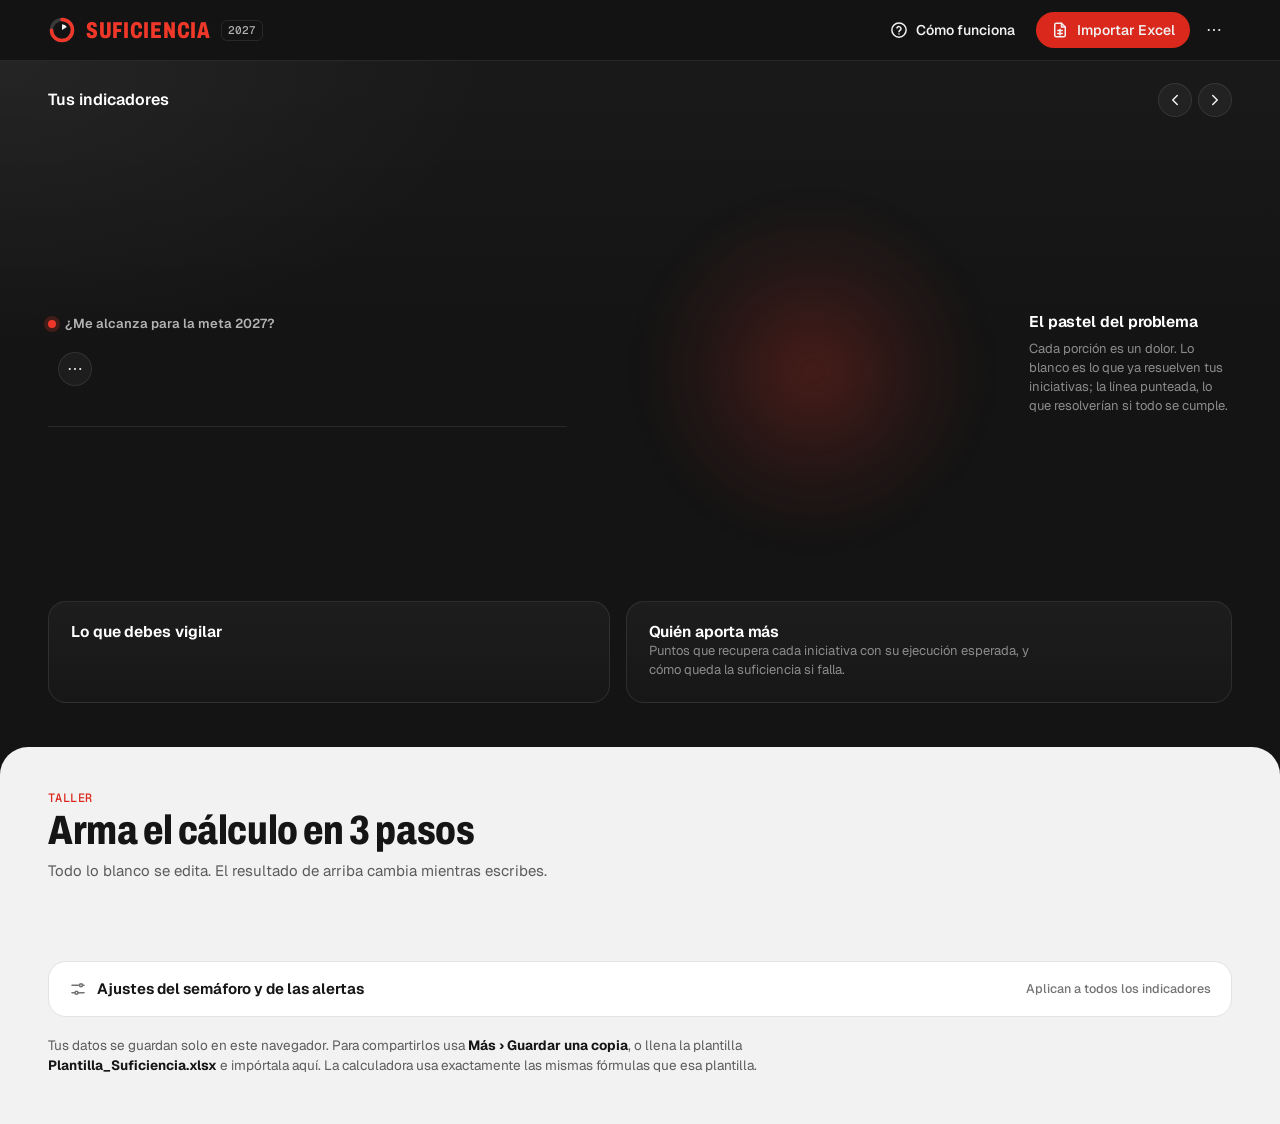
<file: index.html>
<!doctype html>
<html lang="es-CO">
<head>
  <meta charset="utf-8">
  <meta name="viewport" content="width=device-width, initial-scale=1, viewport-fit=cover">
  <title>Suficiencia 2027 · Calculadora</title>
  <meta name="description" content="Calcula si tus iniciativas alcanzan para cumplir la meta 2027 de cada indicador, con la misma lógica de la plantilla de Excel.">
  <meta name="theme-color" content="#141414">
  <link rel="icon" href="data:image/svg+xml,%3Csvg xmlns='http://www.w3.org/2000/svg' viewBox='0 0 32 32'%3E%3Crect width='32' height='32' rx='8' fill='%23141414'/%3E%3Ccircle cx='16' cy='16' r='10' fill='none' stroke='%23ffffff' stroke-opacity='.18' stroke-width='3.5'/%3E%3Ccircle cx='16' cy='16' r='10' fill='none' stroke='%23EF3829' stroke-width='3.5' stroke-linecap='round' stroke-dasharray='46 63' transform='rotate(-90 16 16)'/%3E%3Cpath d='M16 16V10.5A5.5 5.5 0 0 1 20.8 13.3Z' fill='%23F2F2F2'/%3E%3C/svg%3E">
  <link rel="preconnect" href="https://fonts.googleapis.com">
  <link rel="preconnect" href="https://fonts.gstatic.com" crossorigin>
  <link rel="stylesheet" href="https://fonts.googleapis.com/css2?family=Archivo:wdth,wght@62..125,600..900&family=Geist:wght@400..700&family=Geist+Mono:wght@500;600&display=swap">
  <link rel="stylesheet" href="assets/css/app.css">
</head>
<body>
  <svg width="0" height="0" style="position:absolute" aria-hidden="true" focusable="false">
    <defs>
      <symbol id="i-mas" viewBox="0 0 24 24"><circle cx="5" cy="12" r="1.4" fill="currentColor" stroke="none"/><circle cx="12" cy="12" r="1.4" fill="currentColor" stroke="none"/><circle cx="19" cy="12" r="1.4" fill="currentColor" stroke="none"/></symbol>
      <symbol id="i-plus" viewBox="0 0 24 24"><path d="M12 5v14M5 12h14"/></symbol>
      <symbol id="i-borrar" viewBox="0 0 24 24"><path d="M3 6h18M8 6V4.5A1.5 1.5 0 0 1 9.5 3h5A1.5 1.5 0 0 1 16 4.5V6m2.5 0-.8 13.2A2 2 0 0 1 15.7 21H8.3a2 2 0 0 1-2-1.8L5.5 6M10 11v6m4-6v6"/></symbol>
      <symbol id="i-ayuda" viewBox="0 0 24 24"><circle cx="12" cy="12" r="9.5"/><path d="M9.3 9.2a2.8 2.8 0 0 1 5.4 1c0 1.9-2.7 2.5-2.7 4"/><path d="M12 17.4h.01"/></symbol>
      <symbol id="i-excel" viewBox="0 0 24 24"><path d="M14 3H7a2 2 0 0 0-2 2v14a2 2 0 0 0 2 2h10a2 2 0 0 0 2-2V8z"/><path d="M14 3v5h5M9 12.5h6M9 16.5h6M12 11v7.5"/></symbol>
      <symbol id="i-subir" viewBox="0 0 24 24"><path d="M12 15V4M7.5 8.5 12 4l4.5 4.5M4 15v3a2 2 0 0 0 2 2h12a2 2 0 0 0 2-2v-3"/></symbol>
      <symbol id="i-bajar" viewBox="0 0 24 24"><path d="M12 4v11m-4.5-4.5L12 15l4.5-4.5M4 15v3a2 2 0 0 0 2 2h12a2 2 0 0 0 2-2v-3"/></symbol>
      <symbol id="i-imprimir" viewBox="0 0 24 24"><path d="M7 9V3h10v6M7 18H5a2 2 0 0 1-2-2v-5a2 2 0 0 1 2-2h14a2 2 0 0 1 2 2v5a2 2 0 0 1-2 2h-2"/><path d="M7 14h10v7H7z"/></symbol>
      <symbol id="i-reiniciar" viewBox="0 0 24 24"><path d="M3.5 12a8.5 8.5 0 1 0 2.6-6.1L3.5 8.5"/><path d="M3.5 3.5v5h5"/></symbol>
      <symbol id="i-copiar" viewBox="0 0 24 24"><rect x="9" y="9" width="12" height="12" rx="2"/><path d="M5 15h-.5A1.5 1.5 0 0 1 3 13.5v-9A1.5 1.5 0 0 1 4.5 3h9A1.5 1.5 0 0 1 15 4.5V5"/></symbol>
      <symbol id="i-sube" viewBox="0 0 24 24"><path d="M12 19V5m-6 6 6-6 6 6"/></symbol>
      <symbol id="i-baja" viewBox="0 0 24 24"><path d="M12 5v14m6-6-6 6-6-6"/></symbol>
      <symbol id="i-check" viewBox="0 0 24 24"><circle cx="12" cy="12" r="9.5"/><path d="m8 12.3 2.7 2.7L16 9.6"/></symbol>
      <symbol id="i-triangulo" viewBox="0 0 24 24"><path d="M10.3 4.2 2.6 17.5a2 2 0 0 0 1.7 3h15.4a2 2 0 0 0 1.7-3L13.7 4.2a2 2 0 0 0-3.4 0Z"/><path d="M12 9.5v4M12 17h.01"/></symbol>
      <symbol id="i-x" viewBox="0 0 24 24"><circle cx="12" cy="12" r="9.5"/><path d="m9 9 6 6m0-6-6 6"/></symbol>
      <symbol id="i-reloj" viewBox="0 0 24 24"><circle cx="12" cy="12" r="9.5"/><path d="M12 7v5l3 2"/></symbol>
      <symbol id="i-cambiar" viewBox="0 0 24 24"><path d="M7 4 3 8l4 4M3 8h13M17 20l4-4-4-4M21 16H8"/></symbol>
      <symbol id="i-menos" viewBox="0 0 24 24"><circle cx="12" cy="12" r="9.5"/><path d="M8 12h8"/></symbol>
      <symbol id="i-bandera" viewBox="0 0 24 24"><path d="M5 21V4h11l-2 4 2 4H5"/></symbol>
      <symbol id="i-izq" viewBox="0 0 24 24"><path d="m15 6-6 6 6 6"/></symbol>
      <symbol id="i-der" viewBox="0 0 24 24"><path d="m9 6 6 6-6 6"/></symbol>
      <symbol id="i-abajo" viewBox="0 0 24 24"><path d="m6 9 6 6 6-6"/></symbol>
      <symbol id="i-cerrar" viewBox="0 0 24 24"><path d="M6 6l12 12M18 6 6 18"/></symbol>
      <symbol id="i-info" viewBox="0 0 24 24"><circle cx="12" cy="12" r="9.5"/><path d="M12 11v5.5M12 7.6h.01"/></symbol>
      <symbol id="i-ojo" viewBox="0 0 24 24"><path d="M2.5 12S6 5.5 12 5.5 21.5 12 21.5 12 18 18.5 12 18.5 2.5 12 2.5 12Z"/><circle cx="12" cy="12" r="2.8"/></symbol>
      <symbol id="i-ajustes" viewBox="0 0 24 24"><path d="M4 7h10M18 7h2M4 17h4M12 17h8"/><circle cx="16" cy="7" r="2"/><circle cx="10" cy="17" r="2"/></symbol>
    </defs>
  </svg>

  <a class="saltar" href="#taller">Ir al taller para editar los datos</a>

  <header class="barra oscuro" id="barra">
    <div class="contenedor barra-in">
      <a class="marca" href="#escenario" aria-label="Suficiencia 2027, ir al resultado">
        <svg viewBox="0 0 32 32" aria-hidden="true">
          <circle cx="16" cy="16" r="12" fill="none" stroke="rgba(255,255,255,.16)" stroke-width="4"/>
          <circle cx="16" cy="16" r="12" fill="none" stroke="#EF3829" stroke-width="4" stroke-linecap="round" stroke-dasharray="56 75.4" transform="rotate(-90 16 16)"/>
          <path d="M16 16V9.5A6.5 6.5 0 0 1 21.6 12.7Z" fill="#F2F2F2"/>
        </svg>
        <span class="marca-nombre">Suficiencia</span>
        <span class="marca-anio">2027</span>
      </a>
      <div class="barra-resumen" id="barra-resumen" aria-hidden="true"></div>
      <nav class="barra-acciones" aria-label="Acciones generales">
        <button class="btn-barra" type="button" data-accion="como-funciona"><svg class="ic" aria-hidden="true"><use href="#i-ayuda"/></svg><span>Cómo funciona</span></button>
        <button class="btn-barra btn-barra--rojo" type="button" data-accion="importar"><svg class="ic" aria-hidden="true"><use href="#i-excel"/></svg><span>Importar Excel</span></button>
        <div class="menu-envoltura">
          <button class="btn-barra solo-icono" type="button" data-accion="menu" aria-haspopup="true" aria-expanded="false" aria-controls="menu-mas" aria-label="Más opciones"><svg class="ic" aria-hidden="true"><use href="#i-mas"/></svg></button>
          <div class="menu" id="menu-mas" role="menu" hidden>
            <button type="button" role="menuitem" data-accion="exportar"><svg class="ic" aria-hidden="true"><use href="#i-bajar"/></svg>Guardar una copia (.json)</button>
            <button type="button" role="menuitem" data-accion="importar"><svg class="ic" aria-hidden="true"><use href="#i-subir"/></svg>Abrir una copia o un Excel</button>
            <button type="button" role="menuitem" data-accion="imprimir"><svg class="ic" aria-hidden="true"><use href="#i-imprimir"/></svg>Imprimir o guardar en PDF</button>
            <hr>
            <button type="button" role="menuitem" data-accion="ejemplos"><svg class="ic" aria-hidden="true"><use href="#i-reiniciar"/></svg>Volver a los ejemplos</button>
          </div>
        </div>
      </nav>
    </div>
  </header>

  <main>
    <section class="escenario oscuro" id="escenario" aria-label="Resultado del indicador">
      <div class="contenedor">
        <div class="riel">
          <div class="riel-cab">
            <h2 class="riel-titulo" id="riel-titulo">Tus indicadores</h2>
            <span class="riel-cuenta" id="riel-cuenta"></span>
            <div class="riel-flechas">
              <button class="btn-redondo" type="button" data-accion="riel-izq" aria-label="Ver indicadores anteriores"><svg class="ic" aria-hidden="true"><use href="#i-izq"/></svg></button>
              <button class="btn-redondo" type="button" data-accion="riel-der" aria-label="Ver más indicadores"><svg class="ic" aria-hidden="true"><use href="#i-der"/></svg></button>
            </div>
          </div>
          <div class="riel-pista" id="riel-pista" role="group" aria-labelledby="riel-titulo"></div>
        </div>

        <div class="intro" id="intro" hidden>
          <p><b>¿Primera vez?</b> Entiende la calculadora en un minuto: el pastel, los dolores y el anillo.</p>
          <div class="acciones">
            <button class="btn btn--rojo" type="button" data-accion="como-funciona">Ver cómo funciona</button>
            <button class="btn" type="button" data-accion="cerrar-intro">Ahora no</button>
          </div>
        </div>

        <div class="cartel" id="cartel">
          <div class="respuesta">
            <p class="cejilla"><span class="punto" aria-hidden="true"></span>¿Me alcanza para la meta 2027?</p>
            <div class="titulo-fila">
              <h1 class="titulo" id="titulo-indicador"></h1>
              <div class="menu-envoltura">
                <button class="btn-redondo" type="button" data-accion="menu" aria-haspopup="true" aria-expanded="false" aria-controls="menu-indicador" aria-label="Opciones del indicador"><svg class="ic" aria-hidden="true"><use href="#i-mas"/></svg></button>
                <div class="menu" id="menu-indicador" role="menu" hidden>
                  <button type="button" role="menuitem" data-accion="duplicar"><svg class="ic" aria-hidden="true"><use href="#i-copiar"/></svg>Duplicar indicador</button>
                  <button type="button" role="menuitem" data-accion="eliminar" class="peligro"><svg class="ic" aria-hidden="true"><use href="#i-borrar"/></svg>Eliminar indicador</button>
                </div>
              </div>
            </div>
            <p class="meta-linea" id="meta-linea"></p>
            <p class="frase" id="frase"></p>
            <dl class="kpis" id="kpis"></dl>
          </div>

          <div class="pastel-zona">
            <figure class="pastel" id="pastel">
              <svg id="pastel-svg" viewBox="0 0 360 360" role="img" aria-labelledby="pastel-alt"></svg>
              <figcaption class="sr" id="pastel-alt"></figcaption>
              <div class="pastel-centro" id="pastel-centro" aria-hidden="true"></div>
            </figure>
            <div class="pastel-lado">
              <h2 class="mini-titulo">El pastel del problema</h2>
              <p class="mini-ayuda">Cada porción es un dolor. Lo blanco es lo que ya resuelven tus iniciativas; la línea punteada, lo que resolverían si todo se cumple.</p>
              <ol class="leyenda" id="leyenda"></ol>
            </div>
          </div>
        </div>

        <div class="escenario-bajo">
          <section class="panel-oscuro" aria-labelledby="vigilar-titulo">
            <div class="panel-cab">
              <h2 class="mini-titulo" id="vigilar-titulo">Lo que debes vigilar</h2>
              <span class="contador" id="vigilar-cuenta"></span>
            </div>
            <ul class="vigilar" id="vigilar"></ul>
          </section>
          <section class="panel-oscuro" aria-labelledby="aportes-titulo">
            <div class="panel-cab">
              <h2 class="mini-titulo" id="aportes-titulo">Quién aporta más</h2>
            </div>
            <p class="mini-ayuda">Puntos que recupera cada iniciativa con su ejecución esperada, y cómo queda la suficiencia si falla.</p>
            <ol class="aportes" id="aportes"></ol>
          </section>
        </div>
      </div>
    </section>

    <section class="taller" id="taller" aria-labelledby="taller-titulo">
      <div class="contenedor">
        <div class="taller-cab">
          <div>
            <p class="cejilla cejilla--clara">Taller</p>
            <h2 class="taller-titulo" id="taller-titulo">Arma el cálculo en 3 pasos</h2>
            <p class="taller-sub">Todo lo blanco se edita. El resultado de arriba cambia mientras escribes.</p>
          </div>
          <ol class="pasos" id="pasos" aria-label="Avance de los pasos"></ol>
        </div>
        <div id="taller-cuerpo"></div>
      </div>
    </section>
  </main>

  <footer class="pie">
    <div class="contenedor">
      <details class="ajustes" id="ajustes">
        <summary><svg class="ic" aria-hidden="true"><use href="#i-ajustes"/></svg>Ajustes del semáforo y de las alertas<small>Aplican a todos los indicadores</small></summary>
        <div class="ajustes-cuerpo" id="ajustes-cuerpo"></div>
      </details>
      <p class="pie-nota">Tus datos se guardan solo en este navegador. Para compartirlos usa <b>Más › Guardar una copia</b>, o llena la plantilla <b>Plantilla_Suficiencia.xlsx</b> e impórtala aquí. La calculadora usa exactamente las mismas fórmulas que esa plantilla.</p>
    </div>
  </footer>

  <dialog class="dlg" id="dlg-como" aria-labelledby="dlg-titulo">
    <div class="dlg-cuerpo">
      <div class="dlg-cab">
        <div>
          <p class="cejilla cejilla--clara">Cómo funciona</p>
          <h2 id="dlg-titulo">La suficiencia en 4 ideas</h2>
        </div>
        <button class="btn-icono" type="button" data-accion="cerrar-dialogo" aria-label="Cerrar"><svg class="ic" aria-hidden="true"><use href="#i-cerrar"/></svg></button>
      </div>
      <ol class="ideas">
        <li class="idea"><svg class="idea-arte" data-demo="1" viewBox="0 0 360 360" aria-hidden="true"></svg><span class="paso-n">Idea 1</span><h3>El pastel es todo el problema</h3><p>Es la distancia entre tu valor de hoy y el mejor valor posible (el ideal).</p></li>
        <li class="idea"><svg class="idea-arte" data-demo="2" viewBox="0 0 360 360" aria-hidden="true"></svg><span class="paso-n">Idea 2</span><h3>Cada porción es un dolor</h3><p>Su tamaño sale de los casos del análisis de datos. Un caso puede tener varios dolores.</p></li>
        <li class="idea"><svg class="idea-arte" data-demo="3" viewBox="0 0 360 360" aria-hidden="true"></svg><span class="paso-n">Idea 3</span><h3>Cada iniciativa se come una parte</h3><p>Si se retrasa, come menos. La segunda iniciativa solo come lo que la primera dejó.</p></li>
        <li class="idea"><svg class="idea-arte" data-demo="4" viewBox="0 0 360 360" aria-hidden="true"></svg><span class="paso-n">Idea 4</span><h3>El anillo es tu suficiencia</h3><p>Lo que comen tus iniciativas ÷ la brecha a la meta. Si da la vuelta completa (100 %), alcanza.</p></li>
      </ol>
      <p class="dlg-regla"><svg class="ic" aria-hidden="true"><use href="#i-ojo"/></svg><span><b>Una regla para no perderte:</b> lo oscuro es el resultado y solo se lee. Lo blanco es el taller: ahí escribes.</span></p>
      <details class="glosario">
        <summary>Glosario (12 palabras)</summary>
        <dl>
          <dt>Hoy (ejecutado)</dt><dd>Valor real del indicador hoy.</dd>
          <dt>Meta 2027</dt><dd>Valor que debes alcanzar en 2027.</dd>
          <dt>Valor ideal</dt><dd>El mejor valor posible, normalmente 100 % o 0 %.</dd>
          <dt>Problema total (pastel)</dt><dd>Distancia entre hoy y el valor ideal.</dd>
          <dt>Brecha</dt><dd>Distancia entre hoy y la meta. Es lo que debes recuperar.</dd>
          <dt>Dolor</dt><dd>Una causa del problema, sacada del análisis de datos del indicador.</dd>
          <dt>Prevalencia</dt><dd>% de casos que tienen ese dolor. La suma puede pasar de 100 % porque un caso puede tener varios dolores.</dd>
          <dt>Parte del pastel</dt><dd>Lo que le toca a cada dolor del problema total (atribución). Siempre suma 100 %.</dd>
          <dt>Efectividad</dt><dd>% del dolor que la iniciativa resuelve si se hace completa. Lo defines tú, con evidencia.</dd>
          <dt>Ejecución</dt><dd>% de la iniciativa que de verdad estará listo en 2027 (retrasos o alcance parcial).</dd>
          <dt>Suficiencia</dt><dd>Puntos recuperados ÷ brecha. 100 % o más quiere decir que las iniciativas alcanzan.</dd>
          <dt>Aporte</dt><dd>Cuánto baja la suficiencia si esa iniciativa falla.</dd>
        </dl>
      </details>
      <details class="glosario">
        <summary>Qué significa cada etiqueta</summary>
        <ul class="etiquetas-lista" id="etiquetas-lista"></ul>
      </details>
      <div class="dlg-pie"><button class="btn btn--rojo" type="button" data-accion="cerrar-dialogo">Entendido</button></div>
    </div>
  </dialog>

  <div class="tip" id="tip" role="tooltip" hidden></div>
  <div class="aviso" id="aviso" role="status" aria-live="polite"></div>
  <input type="file" id="archivo" accept=".xlsx,.xlsm,.xls,.json" hidden>

  <script src="assets/js/engine.js"></script>
  <script src="assets/js/ejemplos.js"></script>
  <script src="assets/js/app.js"></script>
</body>
</html>
</file>
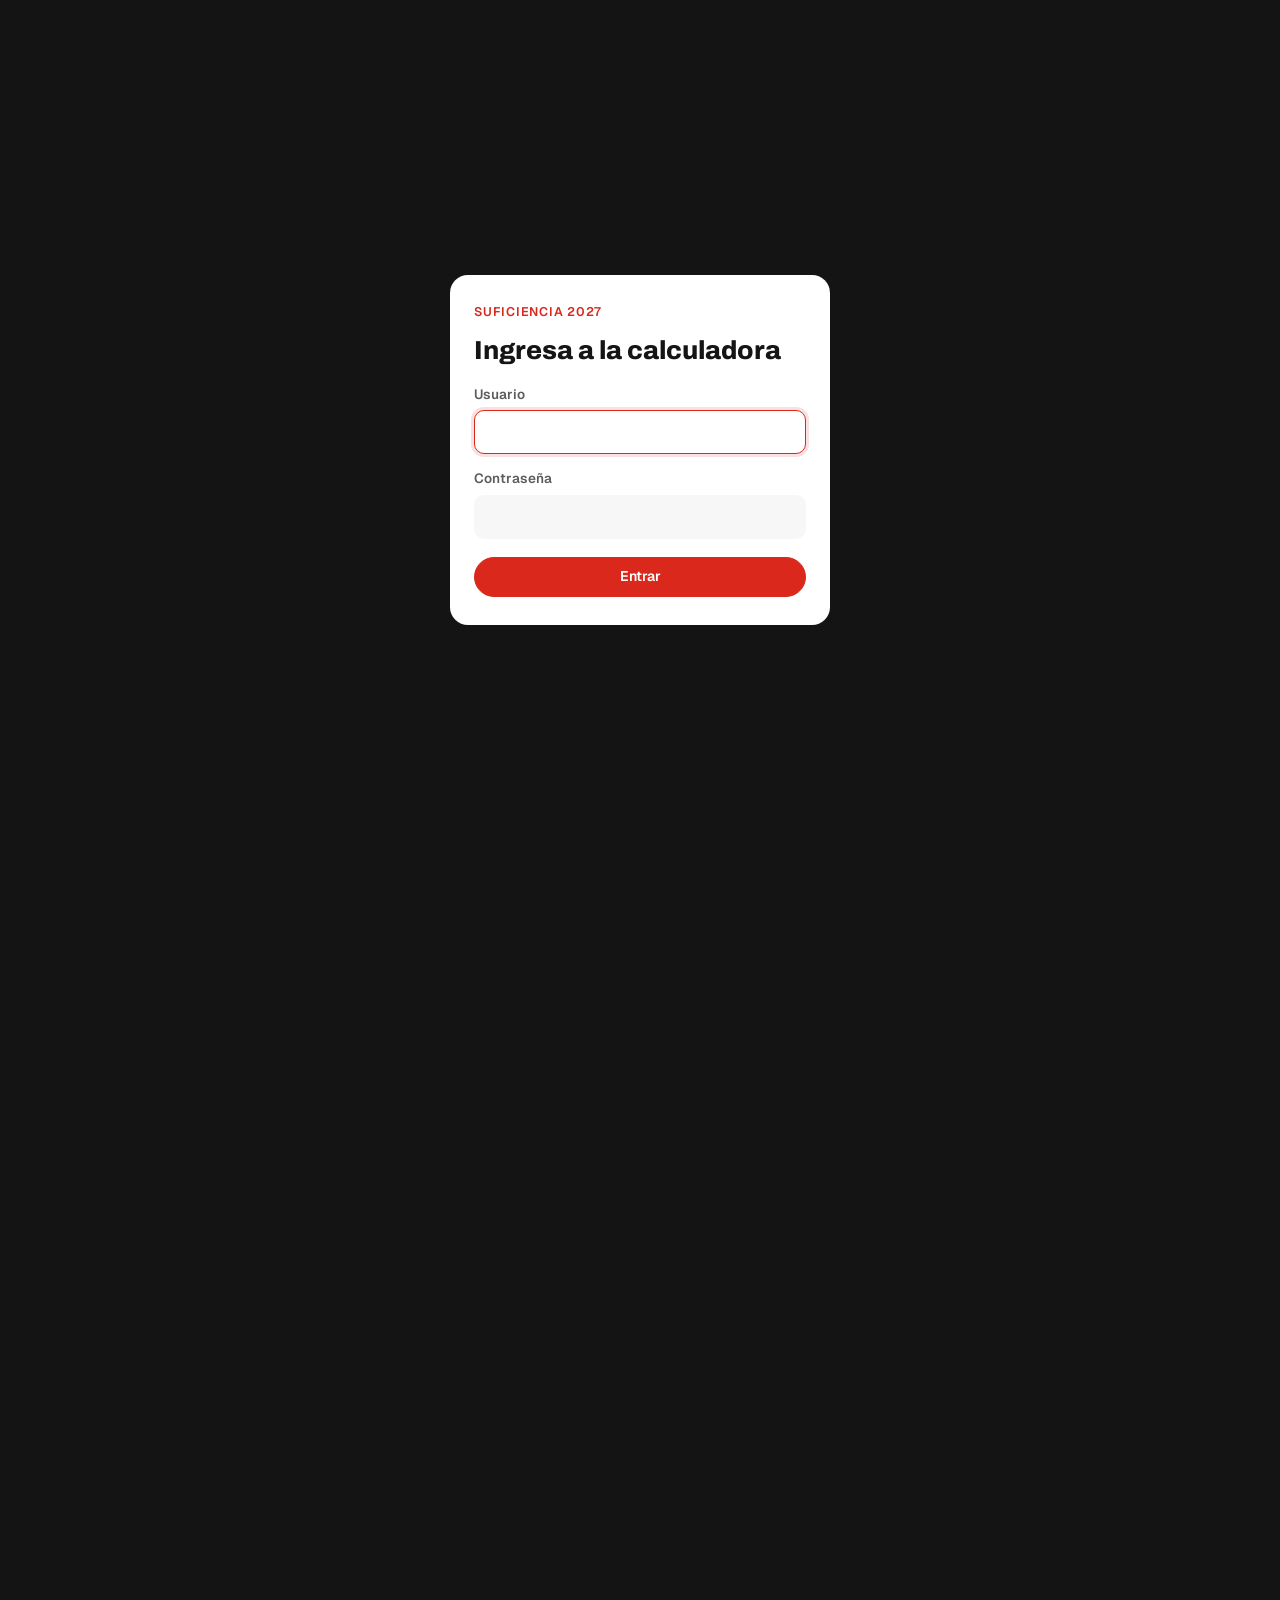
<file: suficiencia_cx.html>
<!doctype html>
<html lang="es-CO">
<head>
  <meta charset="utf-8">
  <meta name="viewport" content="width=device-width, initial-scale=1, viewport-fit=cover">
  <title>Suficiencia 2027 · Calculadora</title>
  <script src="assets/js/acceso.js?v=20261109c"></script>
  <meta name="description" content="Calcula si tus iniciativas alcanzan para cumplir la meta 2027 de cada indicador, con la misma lógica de la plantilla de Excel.">
  <meta name="theme-color" content="#141414">
  <link rel="icon" href="data:image/svg+xml,%3Csvg xmlns='http://www.w3.org/2000/svg' viewBox='0 0 32 32'%3E%3Crect width='32' height='32' rx='8' fill='%23141414'/%3E%3Ccircle cx='16' cy='16' r='10' fill='none' stroke='%23ffffff' stroke-opacity='.18' stroke-width='3.5'/%3E%3Ccircle cx='16' cy='16' r='10' fill='none' stroke='%23EF3829' stroke-width='3.5' stroke-linecap='round' stroke-dasharray='46 63' transform='rotate(-90 16 16)'/%3E%3Cpath d='M16 16V10.5A5.5 5.5 0 0 1 20.8 13.3Z' fill='%23F2F2F2'/%3E%3C/svg%3E">
  <link rel="preconnect" href="https://fonts.googleapis.com">
  <link rel="preconnect" href="https://fonts.gstatic.com" crossorigin>
  <link rel="stylesheet" href="https://fonts.googleapis.com/css2?family=Archivo:wdth,wght@62..125,600..900&family=Geist:wght@400..700&family=Geist+Mono:wght@500;600&display=swap">
  <link rel="stylesheet" href="assets/css/app.css?v=20261109c">
</head>
<body>
  <div class="acceso" id="acceso" role="dialog" aria-modal="true" aria-labelledby="acceso-titulo">
    <form class="acceso-caja" id="acceso-form" autocomplete="on" novalidate>
      <p class="acceso-marca">Suficiencia 2027</p>
      <h1 class="acceso-titulo" id="acceso-titulo">Ingresa a la calculadora</h1>
      <label class="campo"><span class="acceso-etq">Usuario</span>
        <input class="entrada" id="acceso-usuario" name="username" type="text" autocomplete="username" autocapitalize="none" spellcheck="false" required></label>
      <label class="campo"><span class="acceso-etq">Contraseña</span>
        <input class="entrada" id="acceso-clave" name="password" type="password" autocomplete="current-password" required></label>
      <p class="acceso-error" id="acceso-error" role="alert" hidden>Usuario o contraseña incorrectos.</p>
      <button class="btn btn--rojo acceso-btn" type="submit">Entrar</button>
    </form>
  </div>
  <svg width="0" height="0" style="position:absolute" aria-hidden="true" focusable="false">
    <defs>
      <symbol id="i-mas" viewBox="0 0 24 24"><circle cx="5" cy="12" r="1.4" fill="currentColor" stroke="none"/><circle cx="12" cy="12" r="1.4" fill="currentColor" stroke="none"/><circle cx="19" cy="12" r="1.4" fill="currentColor" stroke="none"/></symbol>
      <symbol id="i-plus" viewBox="0 0 24 24"><path d="M12 5v14M5 12h14"/></symbol>
      <symbol id="i-borrar" viewBox="0 0 24 24"><path d="M3 6h18M8 6V4.5A1.5 1.5 0 0 1 9.5 3h5A1.5 1.5 0 0 1 16 4.5V6m2.5 0-.8 13.2A2 2 0 0 1 15.7 21H8.3a2 2 0 0 1-2-1.8L5.5 6M10 11v6m4-6v6"/></symbol>
      <symbol id="i-ayuda" viewBox="0 0 24 24"><circle cx="12" cy="12" r="9.5"/><path d="M9.3 9.2a2.8 2.8 0 0 1 5.4 1c0 1.9-2.7 2.5-2.7 4"/><path d="M12 17.4h.01"/></symbol>
      <symbol id="i-excel" viewBox="0 0 24 24"><path d="M14 3H7a2 2 0 0 0-2 2v14a2 2 0 0 0 2 2h10a2 2 0 0 0 2-2V8z"/><path d="M14 3v5h5M9 12.5h6M9 16.5h6M12 11v7.5"/></symbol>
      <symbol id="i-subir" viewBox="0 0 24 24"><path d="M12 15V4M7.5 8.5 12 4l4.5 4.5M4 15v3a2 2 0 0 0 2 2h12a2 2 0 0 0 2-2v-3"/></symbol>
      <symbol id="i-bajar" viewBox="0 0 24 24"><path d="M12 4v11m-4.5-4.5L12 15l4.5-4.5M4 15v3a2 2 0 0 0 2 2h12a2 2 0 0 0 2-2v-3"/></symbol>
      <symbol id="i-imprimir" viewBox="0 0 24 24"><path d="M7 9V3h10v6M7 18H5a2 2 0 0 1-2-2v-5a2 2 0 0 1 2-2h14a2 2 0 0 1 2 2v5a2 2 0 0 1-2 2h-2"/><path d="M7 14h10v7H7z"/></symbol>
      <symbol id="i-reiniciar" viewBox="0 0 24 24"><path d="M3.5 12a8.5 8.5 0 1 0 2.6-6.1L3.5 8.5"/><path d="M3.5 3.5v5h5"/></symbol>
      <symbol id="i-copiar" viewBox="0 0 24 24"><rect x="9" y="9" width="12" height="12" rx="2"/><path d="M5 15h-.5A1.5 1.5 0 0 1 3 13.5v-9A1.5 1.5 0 0 1 4.5 3h9A1.5 1.5 0 0 1 15 4.5V5"/></symbol>
      <symbol id="i-sube" viewBox="0 0 24 24"><path d="M12 19V5m-6 6 6-6 6 6"/></symbol>
      <symbol id="i-baja" viewBox="0 0 24 24"><path d="M12 5v14m6-6-6 6-6-6"/></symbol>
      <symbol id="i-check" viewBox="0 0 24 24"><circle cx="12" cy="12" r="9.5"/><path d="m8 12.3 2.7 2.7L16 9.6"/></symbol>
      <symbol id="i-triangulo" viewBox="0 0 24 24"><path d="M10.3 4.2 2.6 17.5a2 2 0 0 0 1.7 3h15.4a2 2 0 0 0 1.7-3L13.7 4.2a2 2 0 0 0-3.4 0Z"/><path d="M12 9.5v4M12 17h.01"/></symbol>
      <symbol id="i-x" viewBox="0 0 24 24"><circle cx="12" cy="12" r="9.5"/><path d="m9 9 6 6m0-6-6 6"/></symbol>
      <symbol id="i-reloj" viewBox="0 0 24 24"><circle cx="12" cy="12" r="9.5"/><path d="M12 7v5l3 2"/></symbol>
      <symbol id="i-cambiar" viewBox="0 0 24 24"><path d="M7 4 3 8l4 4M3 8h13M17 20l4-4-4-4M21 16H8"/></symbol>
      <symbol id="i-menos" viewBox="0 0 24 24"><circle cx="12" cy="12" r="9.5"/><path d="M8 12h8"/></symbol>
      <symbol id="i-bandera" viewBox="0 0 24 24"><path d="M5 21V4h11l-2 4 2 4H5"/></symbol>
      <symbol id="i-izq" viewBox="0 0 24 24"><path d="m15 6-6 6 6 6"/></symbol>
      <symbol id="i-der" viewBox="0 0 24 24"><path d="m9 6 6 6-6 6"/></symbol>
      <symbol id="i-abajo" viewBox="0 0 24 24"><path d="m6 9 6 6 6-6"/></symbol>
      <symbol id="i-cerrar" viewBox="0 0 24 24"><path d="M6 6l12 12M18 6 6 18"/></symbol>
      <symbol id="i-info" viewBox="0 0 24 24"><circle cx="12" cy="12" r="9.5"/><path d="M12 11v5.5M12 7.6h.01"/></symbol>
      <symbol id="i-ojo" viewBox="0 0 24 24"><path d="M2.5 12S6 5.5 12 5.5 21.5 12 21.5 12 18 18.5 12 18.5 2.5 12 2.5 12Z"/><circle cx="12" cy="12" r="2.8"/></symbol>
      <symbol id="i-carpeta" viewBox="0 0 24 24"><path d="M3.5 7.5A2 2 0 0 1 5.5 5.5h4l2 2.5h7a2 2 0 0 1 2 2v7.5a2 2 0 0 1-2 2h-13a2 2 0 0 1-2-2z"/></symbol>
      <symbol id="i-salir" viewBox="0 0 24 24"><path d="M9 21H6a2 2 0 0 1-2-2V5a2 2 0 0 1 2-2h3M16 17l5-5-5-5M21 12H9"/></symbol>
      <symbol id="i-ajustes" viewBox="0 0 24 24"><path d="M4 7h10M18 7h2M4 17h4M12 17h8"/><circle cx="16" cy="7" r="2"/><circle cx="10" cy="17" r="2"/></symbol>
    </defs>
  </svg>

  <a class="saltar" href="#taller">Ir al taller para editar los datos</a>

  <header class="barra oscuro" id="barra">
    <div class="contenedor barra-in">
      <a class="marca" href="#escenario" aria-label="Suficiencia 2027, ir al resultado">
        <svg viewBox="0 0 32 32" aria-hidden="true">
          <circle cx="16" cy="16" r="12" fill="none" stroke="rgba(255,255,255,.16)" stroke-width="4"/>
          <circle cx="16" cy="16" r="12" fill="none" stroke="#EF3829" stroke-width="4" stroke-linecap="round" stroke-dasharray="56 75.4" transform="rotate(-90 16 16)"/>
          <path d="M16 16V9.5A6.5 6.5 0 0 1 21.6 12.7Z" fill="#F2F2F2"/>
        </svg>
        <span class="marca-nombre">Suficiencia</span>
        <span class="marca-anio">2027</span>
      </a>
      <div class="barra-resumen" id="barra-resumen" aria-hidden="true"></div>
      <nav class="barra-acciones" aria-label="Acciones generales">
        <button class="btn-barra btn-barra--compacta" type="button" data-accion="como-funciona" aria-label="Cómo funciona" title="Cómo funciona"><svg class="ic" aria-hidden="true"><use href="#i-ayuda"/></svg><span>Cómo funciona</span></button>
        <button class="btn-barra btn-barra--compacta" type="button" data-accion="importar" aria-label="Importar Excel" title="Importar Excel: trae los datos de un Excel"><svg class="ic" aria-hidden="true"><use href="#i-subir"/></svg><span>Importar Excel</span></button>
        <button class="btn-barra btn-barra--compacta" type="button" data-accion="exportar-excel" aria-label="Exportar Excel" title="Exportar Excel: descarga un reporte claro de tus indicadores"><svg class="ic" aria-hidden="true"><use href="#i-excel"/></svg><span>Exportar Excel</span></button>
        <div class="menu-envoltura">
          <button class="btn-barra btn-barra--compacta" type="button" data-accion="menu" aria-haspopup="true" aria-expanded="false" aria-controls="menu-calculos" aria-label="Mis cálculos" title="Mis cálculos: abre, renombra o elimina tus cálculos guardados"><svg class="ic" aria-hidden="true"><use href="#i-carpeta"/></svg><span>Mis cálculos</span></button>
          <div class="menu menu--calculos" id="menu-calculos" role="region" aria-label="Mis cálculos" hidden></div>
        </div>
        <button class="btn-barra btn-barra--rojo" type="button" data-accion="nuevo-calculo" aria-label="Nuevo cálculo" title="Nuevo cálculo: abre un tablero nuevo (antes te pregunta si guardas el actual)"><svg class="ic" aria-hidden="true"><use href="#i-plus"/></svg><span>Nuevo cálculo</span></button>
        <div class="menu-envoltura">
          <button class="btn-barra solo-icono" type="button" data-accion="menu" aria-haspopup="true" aria-expanded="false" aria-controls="menu-mas" aria-label="Más opciones"><svg class="ic" aria-hidden="true"><use href="#i-mas"/></svg></button>
          <div class="menu" id="menu-mas" role="menu" hidden>
            <button type="button" role="menuitem" data-accion="ver-ejemplo"><svg class="ic" aria-hidden="true"><use href="#i-ojo"/></svg>Ver el ejemplo lleno</button>
            <hr>
            <button type="button" role="menuitem" data-accion="descargar-respaldo"><svg class="ic" aria-hidden="true"><use href="#i-bajar"/></svg>Descargar respaldo (.json)</button>
            <button type="button" role="menuitem" data-accion="cargar-respaldo"><svg class="ic" aria-hidden="true"><use href="#i-subir"/></svg>Cargar respaldo (.json)</button>
            <button type="button" role="menuitem" data-accion="imprimir"><svg class="ic" aria-hidden="true"><use href="#i-imprimir"/></svg>Imprimir o guardar en PDF</button>
            <hr class="solo-celular">
            <button class="solo-celular" type="button" role="menuitem" data-cerrar-sesion><svg class="ic" aria-hidden="true"><use href="#i-salir"/></svg>Cerrar sesión</button>
          </div>
        </div>
        <button class="btn-barra btn-barra--compacta" type="button" id="cerrar-sesion" data-cerrar-sesion aria-label="Cerrar sesión" title="Cerrar sesión: vuelve a pedir usuario y contraseña (tus cálculos quedan guardados)"><svg class="ic" aria-hidden="true"><use href="#i-salir"/></svg><span>Cerrar sesión</span></button>
      </nav>
    </div>
  </header>

  <main>
    <section class="escenario oscuro" id="escenario" aria-label="Resultado del indicador">
      <div class="contenedor">
        <div class="riel">
          <div class="riel-cab">
            <h2 class="riel-titulo" id="riel-titulo">Tus indicadores</h2>
            <span class="riel-cuenta" id="riel-cuenta"></span>
            <div class="riel-flechas">
              <button class="btn-redondo" type="button" data-accion="riel-izq" aria-label="Ver indicadores anteriores"><svg class="ic" aria-hidden="true"><use href="#i-izq"/></svg></button>
              <button class="btn-redondo" type="button" data-accion="riel-der" aria-label="Ver más indicadores"><svg class="ic" aria-hidden="true"><use href="#i-der"/></svg></button>
            </div>
          </div>
          <div class="riel-pista" id="riel-pista" role="group" aria-labelledby="riel-titulo"></div>
        </div>

        <div class="intro" id="intro" hidden>
          <p><b>¿Primera vez?</b> Entiende la calculadora en un minuto: el pastel, los dolores y el anillo.</p>
          <div class="acciones">
            <button class="btn btn--rojo" type="button" data-accion="como-funciona">Ver cómo funciona</button>
            <button class="btn" type="button" data-accion="cerrar-intro">Ahora no</button>
          </div>
        </div>

        <div class="cartel" id="cartel">
          <div class="respuesta">
            <p class="cejilla"><span class="punto" aria-hidden="true"></span>¿Me alcanza para la meta 2027?</p>
            <div class="titulo-fila">
              <h1 class="titulo" id="titulo-indicador"></h1>
              <div class="menu-envoltura">
                <button class="btn-redondo" type="button" data-accion="menu" aria-haspopup="true" aria-expanded="false" aria-controls="menu-indicador" aria-label="Opciones del indicador"><svg class="ic" aria-hidden="true"><use href="#i-mas"/></svg></button>
                <div class="menu" id="menu-indicador" role="menu" hidden>
                  <button type="button" role="menuitem" data-accion="duplicar"><svg class="ic" aria-hidden="true"><use href="#i-copiar"/></svg>Duplicar indicador</button>
                  <button type="button" role="menuitem" data-accion="eliminar" class="peligro"><svg class="ic" aria-hidden="true"><use href="#i-borrar"/></svg>Eliminar indicador</button>
                </div>
              </div>
            </div>
            <p class="meta-linea" id="meta-linea"></p>
            <p class="frase" id="frase"></p>
            <dl class="kpis" id="kpis"></dl>
          </div>

          <div class="pastel-zona">
            <figure class="pastel" id="pastel">
              <svg id="pastel-svg" viewBox="0 0 360 360" role="img" aria-labelledby="pastel-alt"></svg>
              <figcaption class="sr" id="pastel-alt"></figcaption>
              <div class="pastel-centro" id="pastel-centro" aria-hidden="true"></div>
            </figure>
            <div class="pastel-lado">
              <div class="titulo-ayuda"><h2 class="mini-titulo">El pastel del problema</h2><button class="ayuda" type="button" data-ayuda="suficiencia" aria-label="Qué significa el número del centro">?</button></div>
              <p class="mini-ayuda">Cada porción es un dolor y su tamaño es el impacto del dolor. Lo blanco es lo que ya resuelven tus iniciativas; la línea punteada, lo que resolverían si todo se cumple.</p>
              <ol class="leyenda" id="leyenda"></ol>
            </div>
          </div>
        </div>

        <div class="escenario-bajo">
          <section class="panel-oscuro" aria-labelledby="vigilar-titulo">
            <div class="panel-cab">
              <h2 class="mini-titulo" id="vigilar-titulo">Lo que debes vigilar</h2>
              <span class="contador" id="vigilar-cuenta"></span>
            </div>
            <ul class="vigilar" id="vigilar"></ul>
          </section>
          <section class="panel-oscuro" aria-labelledby="aportes-titulo">
            <div class="panel-cab">
              <h2 class="mini-titulo" id="aportes-titulo">Quién aporta más</h2><button class="ayuda" type="button" data-ayuda="aporte" aria-label="Qué significa el aporte de cada iniciativa">?</button>
            </div>
            <p class="mini-ayuda">Puntos que mueve cada iniciativa con su ejecución esperada. Sumados dan lo que mueve el indicador.</p>
            <ol class="aportes" id="aportes"></ol>
          </section>
          <section class="panel-oscuro panel-segmentos" id="panel-segmentos" aria-labelledby="seg-titulo" hidden>
            <div class="panel-cab">
              <h2 class="mini-titulo" id="seg-titulo">Resultado por segmento</h2><button class="ayuda" type="button" data-ayuda="aporteSegmento" aria-label="Qué significa el resultado por segmento">?</button>
            </div>
            <p class="mini-ayuda" id="seg-ayuda"></p>
            <table class="tabla-seg" id="tabla-seg"></table>
          </section>
        </div>
      </div>
    </section>

    <section class="taller" id="taller" aria-labelledby="taller-titulo">
      <div class="contenedor">
        <div class="taller-cab">
          <div>
            <p class="cejilla cejilla--clara">Taller</p>
            <h2 class="taller-titulo" id="taller-titulo">Arma el cálculo en 3 pasos</h2>
            <p class="taller-sub">Todo lo blanco se edita. El resultado de arriba cambia mientras escribes.</p>
          </div>
          <ol class="pasos" id="pasos" aria-label="Avance de los pasos"></ol>
        </div>
        <div id="taller-cuerpo"></div>
      </div>
    </section>
  </main>

  <footer class="pie">
    <div class="contenedor">
      <details class="ajustes" id="ajustes">
        <summary><svg class="ic" aria-hidden="true"><use href="#i-ajustes"/></svg>Ajustes del semáforo y de las alertas<small>Aplican a todos los indicadores</small></summary>
        <div class="ajustes-cuerpo" id="ajustes-cuerpo"></div>
      </details>
      <p class="pie-nota">Todo se guarda solo, en este navegador y en esta dirección: no se comparte entre equipos ni entre el archivo descargado y la página publicada. Para llevarlo a otro lado usa <b>Mis cálculos › Descargar respaldo</b> y allá <b>Cargar respaldo</b>. Para compartir usa <b>Exportar Excel</b>: el archivo se puede editar y volver a abrir aquí con <b>Importar Excel</b>, igual que la plantilla <b>Plantilla_Suficiencia.xlsx</b>. La calculadora usa exactamente las mismas fórmulas que esa plantilla.</p>
    </div>
  </footer>

  <dialog class="dlg" id="dlg-como" aria-labelledby="dlg-titulo">
    <div class="dlg-cuerpo">
      <div class="dlg-cab">
        <div>
          <p class="cejilla cejilla--clara">Cómo funciona</p>
          <h2 id="dlg-titulo">La suficiencia en 4 ideas</h2>
        </div>
        <button class="btn-icono" type="button" data-accion="cerrar-dialogo" aria-label="Cerrar"><svg class="ic" aria-hidden="true"><use href="#i-cerrar"/></svg></button>
      </div>
      <ol class="ideas">
        <li class="idea"><svg class="idea-arte" data-demo="1" viewBox="0 0 360 360" aria-hidden="true"></svg><span class="paso-n">Idea 1</span><h3>El pastel es todo el problema</h3><p>Es la distancia entre tu valor de hoy y el mejor valor posible (el ideal).</p></li>
        <li class="idea"><svg class="idea-arte" data-demo="2" viewBox="0 0 360 360" aria-hidden="true"></svg><span class="paso-n">Idea 2</span><h3>Cada porción es un dolor</h3><p>Su tamaño es el impacto del dolor y sale de los casos del análisis de datos. Un caso puede tener varios dolores.</p></li>
        <li class="idea"><svg class="idea-arte" data-demo="3" viewBox="0 0 360 360" aria-hidden="true"></svg><span class="paso-n">Idea 3</span><h3>Cada iniciativa se come una parte</h3><p>Si se retrasa, come menos. La segunda iniciativa solo come lo que la primera dejó.</p></li>
        <li class="idea"><svg class="idea-arte" data-demo="4" viewBox="0 0 360 360" aria-hidden="true"></svg><span class="paso-n">Idea 4</span><h3>El anillo es tu suficiencia</h3><p>Lo que comen tus iniciativas ÷ la brecha a la meta. Si da la vuelta completa (100 %), alcanza.</p></li>
      </ol>
      <p class="dlg-regla"><svg class="ic" aria-hidden="true"><use href="#i-ojo"/></svg><span><b>Una regla para no perderte:</b> lo oscuro es el resultado y solo se lee. Lo blanco es el taller: ahí escribes.</span></p>
      <details class="glosario">
        <summary>Glosario (15 palabras)</summary>
        <dl>
          <dt>Hoy (ejecutado)</dt><dd>Valor real del indicador hoy.</dd>
          <dt>Meta 2027</dt><dd>Valor que debes alcanzar en 2027.</dd>
          <dt>Valor ideal</dt><dd>El mejor valor posible, normalmente 100 % o 0 %.</dd>
          <dt>Problema total (pastel)</dt><dd>Distancia entre hoy y el valor ideal.</dd>
          <dt>Brecha</dt><dd>Distancia entre hoy y la meta. Es lo que debes recuperar.</dd>
          <dt>Dolor</dt><dd>Una causa del problema, sacada del análisis de datos del indicador.</dd>
          <dt>% dolor</dt><dd>% de casos que tienen ese dolor. La suma puede pasar de 100 % porque un caso puede tener varios dolores.</dd>
          <dt>Impacto del dolor</dt><dd>Qué parte del problema total explica cada dolor: el tamaño de su porción del pastel. Siempre suma 100 %.</dd>
          <dt>Efectividad</dt><dd>% del dolor que la iniciativa resuelve si se hace completa. Lo defines tú, con evidencia.</dd>
          <dt>Ejecución</dt><dd>% de la iniciativa que de verdad estará listo en 2027 (retrasos o alcance parcial).</dd>
          <dt>Suficiencia</dt><dd>Puntos recuperados ÷ brecha. 100 % o más quiere decir que las iniciativas alcanzan.</dd>
          <dt>Mueve el indicador</dt><dd>Cuántos puntos se mueve el indicador con tus iniciativas: suficiencia × brecha.</dd>
          <dt>Aporte</dt><dd>Puntos que mueve la iniciativa. La suma de todas es lo que mueve el indicador.</dd>
          <dt>Segmento</dt><dd>A quién mide el indicador. UMM: Hogar, Pospago, Prepago. UMC: Pyme Fijo, Pyme Móvil. Transversal: segmentos de las dos.</dd>
          <dt>Dolores e iniciativas por segmento</dt><dd>Con varios segmentos, cada uno tiene sus casos analizados y sus dolores. Cada iniciativa dice a qué segmentos aplica y solo resuelve dolores de esos segmentos.</dd>
          <dt>Parte del problema</dt><dd>Qué parte del problema total es de cada segmento. Sale de sus casos analizados; escribe un % en el paso 1 solo si quieres cambiarla.</dd>
        </dl>
      </details>
      <details class="glosario">
        <summary>Qué significa cada etiqueta</summary>
        <ul class="etiquetas-lista" id="etiquetas-lista"></ul>
      </details>
      <div class="dlg-pie"><button class="btn btn--rojo" type="button" data-accion="cerrar-dialogo">Entendido</button></div>
    </div>
  </dialog>

  <dialog class="dlg dlg--chico" id="dlg-exportar" aria-labelledby="exp-titulo">
    <form class="dlg-cuerpo" id="form-exportar" method="dialog">
      <div class="dlg-cab">
        <div>
          <p class="cejilla cejilla--clara">Exportar a Excel</p>
          <h2 id="exp-titulo">¿Qué indicadores van en el archivo?</h2>
        </div>
        <button class="btn-icono" type="button" data-accion="cerrar-dialogo" aria-label="Cerrar"><svg class="ic" aria-hidden="true"><use href="#i-cerrar"/></svg></button>
      </div>
      <ul class="exp-que">
        <li><b>Resumen:</b> todos los indicadores lado a lado, con su semáforo.</li>
        <li><b>Una hoja por indicador:</b> el resultado arriba y abajo los datos, dolores e iniciativas.</li>
        <li><b>Ajustes y glosario</b>, para que cualquiera lo entienda.</li>
      </ul>
      <p class="exp-nota">Puedes cambiar los datos en Excel y volver a abrir el archivo aquí con <b>Importar Excel</b>.</p>
      <div class="exp-todos">
        <button class="btn-texto-claro" type="button" data-accion="exp-todos">Elegir todos</button>
        <button class="btn-texto-claro" type="button" data-accion="exp-ninguno">Ninguno</button>
      </div>
      <ul class="exp-lista" id="exp-lista" aria-label="Indicadores para exportar"></ul>
      <div class="dlg-pie">
        <button class="btn" type="button" data-accion="cerrar-dialogo">Cancelar</button>
        <button class="btn btn--rojo" type="submit" id="exp-ok"><svg class="ic" aria-hidden="true"><use href="#i-bajar"/></svg>Exportar</button>
      </div>
    </form>
  </dialog>

  <dialog class="dlg dlg--chico dlg--pregunta" id="dlg-pregunta" aria-labelledby="preg-titulo" aria-describedby="preg-texto">
    <form class="dlg-cuerpo" method="dialog">
      <h2 class="preg-titulo" id="preg-titulo"></h2>
      <p class="preg-texto" id="preg-texto"></p>
      <div class="campo preg-campo" id="preg-campo" hidden>
        <label class="etq" for="preg-nombre">Nombre del cálculo</label>
        <input class="entrada" id="preg-nombre" type="text" maxlength="80" autocomplete="off" spellcheck="false">
      </div>
      <div class="dlg-pie" id="preg-botones"></div>
    </form>
  </dialog>

  <div class="tip" id="tip" role="tooltip" hidden></div>
  <div class="aviso" id="aviso" role="status" aria-live="polite"></div>
  <input type="file" id="archivo" accept=".xlsx,.xlsm,.xls,.json" hidden>

  <script src="assets/js/engine.js?v=20261109c"></script>
  <script src="assets/js/ejemplos.js?v=20261109c"></script>
  <script src="assets/js/excel.js?v=20261109c"></script>
  <script src="assets/js/app.js?v=20261109c"></script>
</body>
</html>
</file>
<file: assets/css/app.css>
/*
 * Suficiencia 2027
 * Dos zonas con una sola regla: lo oscuro es el resultado (se lee) y lo blanco es el taller (se edita).
 * Colorimetría Claro: rojo #DA291C (sobre claro) y #EF3829 (sobre oscuro), negro, blanco y grises.
 */
:root {
  --rojo: #DA291C;
  --rojo-hover: #BF2217;
  --rojo-vivo: #EF3829;
  --rojo-suave: #FCECEA;
  --noche: #141414;
  --noche-2: #1B1B1B;
  --noche-linea: rgba(255, 255, 255, .09);
  --tiza: #F2F2F2;
  --tiza-2: #B3B3B3;
  --tiza-3: #8C8C8C;
  --papel: #F2F2F2;
  --hoja: #FFFFFF;
  --hoja-2: #F7F7F7;
  --tinta: #151515;
  --tinta-2: #5C5C5C;
  --tinta-3: #737373;
  --linea: #E3E3E3;
  --linea-suave: #EDEDED;
  --ok: #0CA30C;
  --ok-tinta: #0A7F0A;
  --ok-vivo: #22C55E;
  --alerta: #FAB219;
  --alerta-tinta: #B7791F;
  --f-display: "Archivo", "Arial Narrow", "Roboto Condensed", system-ui, sans-serif;
  --f-ui: "Geist", system-ui, -apple-system, "Segoe UI", Roboto, Helvetica, Arial, sans-serif;
  --f-mono: "Geist Mono", ui-monospace, "SF Mono", Consolas, monospace;
  --margen: clamp(16px, 4vw, 48px);
  --ancho: 1360px;
  --r-xl: 24px;
  --r-l: 18px;
  --r-m: 12px;
  --dur: 200ms;
  --curva: cubic-bezier(.2, .7, .2, 1);
}

*, *::before, *::after { box-sizing: border-box; }
html { -webkit-text-size-adjust: 100%; text-size-adjust: 100%; scroll-padding-top: 84px; }
body {
  margin: 0;
  font-family: var(--f-ui);
  font-size: 15px;
  line-height: 1.5;
  color: var(--tinta);
  background: var(--noche);
  -webkit-font-smoothing: antialiased;
  -moz-osx-font-smoothing: grayscale;
}
button, input, select, textarea { font: inherit; color: inherit; }
button { cursor: pointer; }
h1, h2, h3, p, ol, ul, dl, dd, figure { margin: 0; }
ol, ul { padding: 0; list-style: none; }
[hidden] { display: none !important; }
.ic { width: 18px; height: 18px; flex: none; fill: none; stroke: currentColor; stroke-width: 2; stroke-linecap: round; stroke-linejoin: round; }
.contenedor { width: min(var(--ancho), 100% - 2 * var(--margen)); margin-inline: auto; }
.sr { position: absolute; width: 1px; height: 1px; overflow: hidden; clip: rect(0 0 0 0); white-space: nowrap; }
:focus-visible { outline: 2px solid var(--rojo); outline-offset: 2px; }
.oscuro :focus-visible { outline-color: var(--rojo-vivo); }
.saltar { position: absolute; left: 12px; top: -80px; z-index: 100; background: #fff; color: var(--tinta); padding: 10px 14px; border-radius: 10px; font-weight: 600; }
.saltar:focus { top: 12px; }

/* ------------------------------------------------------------------ barra superior */
.barra {
  position: sticky; top: 0; z-index: 40;
  color: var(--tiza);
  background: rgba(20, 20, 20, .86);
  -webkit-backdrop-filter: saturate(160%) blur(18px);
  backdrop-filter: saturate(160%) blur(18px);
  border-bottom: 1px solid var(--noche-linea);
}
.barra-in { display: flex; align-items: center; gap: 14px; height: 60px; }
.marca { display: flex; align-items: center; gap: 10px; color: inherit; text-decoration: none; flex: none; }
.marca svg { width: 28px; height: 28px; }
.marca-nombre {
  font-family: var(--f-display); font-stretch: 70%; font-weight: 800;
  font-size: 23px; line-height: 1; letter-spacing: .03em; text-transform: uppercase; color: var(--rojo-vivo);
}
.marca-anio { font: 500 11px/1 var(--f-mono); color: var(--tiza-2); border: 1px solid var(--noche-linea); border-radius: 6px; padding: 4px 6px; }
.barra-resumen {
  flex: 1; min-width: 0; display: flex; align-items: center; justify-content: center; gap: 10px;
  opacity: 0; transform: translateY(6px); pointer-events: none;
  transition: opacity var(--dur), transform var(--dur) var(--curva);
}
.ver-resumen .barra-resumen { opacity: 1; transform: none; pointer-events: auto; }
.br-nombre { font-weight: 600; font-size: 14px; white-space: nowrap; overflow: hidden; text-overflow: ellipsis; max-width: 28ch; }
.br-valor { font-weight: 700; font-size: 15px; }
.barra-resumen svg { width: 24px; height: 24px; flex: none; }
.barra-acciones { display: flex; align-items: center; gap: 6px; margin-left: auto; flex: none; }
.btn-barra {
  display: inline-flex; align-items: center; gap: 8px; height: 36px; padding: 0 14px;
  border-radius: 999px; border: 1px solid transparent; background: transparent; color: var(--tiza);
  font-size: 14px; font-weight: 550; transition: background var(--dur), border-color var(--dur);
}
.btn-barra:hover { background: rgba(255, 255, 255, .08); }
.btn-barra--rojo { background: var(--rojo); }
.btn-barra--rojo:hover { background: var(--rojo-hover); }
.btn-barra.solo-icono { width: 36px; padding: 0; justify-content: center; }
@media (max-width: 1180px) {
  .btn-barra--compacta span { display: none; }
  .btn-barra--compacta { width: 36px; padding: 0; justify-content: center; }
}
@media (max-width: 760px) {
  .btn-barra span { display: none; }
  .btn-barra { width: 38px; padding: 0; justify-content: center; }
  .marca-anio { display: none; }
  .br-nombre { display: none; }
}
/* Celular: los 5 botones caben; al bajar por la página, el resumen ocupa el lugar del nombre */
@media (max-width: 480px) {
  .barra-in { gap: 8px; }
  .barra-acciones { gap: 2px; }
  .btn-barra, .btn-barra.solo-icono { width: 34px; height: 34px; }
  .marca-nombre { font-size: 19px; }
  .barra-resumen { gap: 6px; }
  .barra-resumen .chip { display: none; }
  .ver-resumen .marca-nombre { display: none; }
}
@media (max-width: 360px) { .marca-nombre { display: none; } }

/* menús desplegables */
.menu-envoltura { position: relative; }
.menu {
  position: absolute; right: 0; top: calc(100% + 8px); z-index: 50; min-width: 250px;
  background: #fff; color: var(--tinta); border-radius: 14px; padding: 6px;
  box-shadow: 0 24px 60px -18px rgba(0, 0, 0, .45), 0 0 0 1px rgba(0, 0, 0, .06);
}
.menu button {
  display: flex; align-items: center; gap: 10px; width: 100%; padding: 10px 12px; border: 0; border-radius: 9px;
  background: transparent; text-align: left; font-size: 14px; color: var(--tinta);
}
.menu button:hover, .menu button:focus-visible { background: #F2F2F2; outline: none; }
.menu button .ic { color: var(--tinta-2); }
.menu .peligro { color: var(--rojo); }
.menu .peligro .ic { color: var(--rojo); }
.menu hr { border: 0; border-top: 1px solid var(--linea-suave); margin: 6px 4px; }
/* Mis cálculos: lista con nombre editable, fecha, abrir y eliminar */
.menu--calculos { width: min(400px, calc(100vw - 24px)); max-height: calc(100vh - 80px); overflow: auto; padding: 10px; }
.calc-cab { display: flex; align-items: center; justify-content: space-between; gap: 12px; padding: 6px 6px 12px; border-bottom: 1px solid var(--linea-suave); }
.calc-cab p { display: grid; min-width: 0; font-size: 14px; }
.calc-cab b { overflow-wrap: anywhere; }
.calc-cab small { font-size: 12px; color: var(--tinta-3); }
.calc-cab .calc-cambios { color: var(--rojo); font-weight: 600; }
.menu .calc-cab .btn { width: auto; height: 36px; padding: 0 16px; flex: none; color: #fff; background: var(--rojo); justify-content: center; }
.menu .calc-cab .btn:hover { background: var(--rojo-hover); }
.menu .calc-cab .btn:focus-visible { outline: 2px solid var(--rojo); outline-offset: 2px; background: var(--rojo); }
.calc-lista { display: grid; gap: 6px; padding: 10px 0 4px; }
.calc-item { display: grid; grid-template-columns: minmax(0, 1fr) auto; gap: 2px 8px; align-items: center; padding: 8px; border: 1px solid var(--linea-suave); border-radius: 12px; }
.calc-item.abierto { border-color: rgba(218, 41, 28, .5); background: var(--rojo-suave); }
.calc-nombre { grid-column: 1; min-width: 0; height: 34px; padding: 0 8px; border: 1px solid transparent; border-radius: 8px; background: transparent; font-weight: 600; font-size: 14.5px; }
.calc-nombre:hover { background: var(--hoja-2); }
.calc-nombre:focus { outline: none; background: #fff; border-color: var(--rojo); }
.calc-item small { grid-column: 1; padding: 0 8px; font-size: 12px; color: var(--tinta-3); }
.calc-botones { grid-column: 2; grid-row: 1 / span 3; display: flex; align-items: center; gap: 2px; }
.calc-semaforo { grid-column: 1; display: flex; flex-wrap: wrap; gap: 4px; padding: 4px 8px 2px; }
.menu .calc-botones button { width: auto; padding: 0; }
.menu .calc-botones .btn-chico-claro { height: 32px; padding: 0 14px; border: 1px solid var(--linea); border-radius: 999px; font-weight: 600; font-size: 13px; }
.menu .calc-botones .btn-icono { width: 34px; height: 34px; justify-content: center; }
.calc-abierto { font: 600 11px/1 var(--f-mono); color: var(--rojo); text-transform: uppercase; letter-spacing: .04em; padding: 0 6px; }
.calc-vacio, .calc-nota { padding: 10px 8px; font-size: 13px; line-height: 1.45; color: var(--tinta-2); }
.calc-nota { padding-top: 4px; font-size: 12px; color: var(--tinta-3); }
@media (max-width: 760px) {
  .menu--calculos { position: fixed; top: 64px; left: 12px; right: 12px; width: auto; }
}

/* ------------------------------------------------------------------ escenario (resultado) */
.escenario { position: relative; isolation: isolate; color: var(--tiza); background: var(--noche); overflow: clip; }
.escenario::before {
  content: ""; position: absolute; inset: 0; z-index: -1; pointer-events: none;
  background:
    radial-gradient(700px 420px at 0% 0%, rgba(255, 255, 255, .05), transparent 70%),
    linear-gradient(180deg, rgba(255, 255, 255, .025), transparent 40%);
}

/* riel de indicadores */
.riel { padding: 22px 0 4px; }
.riel-cab { display: flex; align-items: center; gap: 10px; }
.riel-titulo { font: 600 16px/1.2 var(--f-ui); color: #fff; }
.riel-cuenta { font: 500 12px/1 var(--f-mono); color: var(--tiza-3); }
.riel-flechas { margin-left: auto; display: flex; gap: 6px; }
.btn-redondo {
  display: inline-grid; place-items: center; width: 34px; height: 34px; border-radius: 50%;
  border: 1px solid var(--noche-linea); background: rgba(255, 255, 255, .04); color: var(--tiza);
  transition: background var(--dur);
}
.btn-redondo:hover { background: rgba(255, 255, 255, .1); }
.btn-redondo:disabled { opacity: .3; cursor: default; }
.riel-pista {
  display: flex; gap: 12px; overflow-x: auto; scroll-snap-type: x proximity; scroll-behavior: smooth;
  padding: 14px var(--margen) 20px; margin-inline: calc(-1 * var(--margen));
  scroll-padding-inline: var(--margen); scrollbar-width: none;
}
.riel-pista::-webkit-scrollbar { display: none; }
/* cada tarjeta con su papelera: aparece al pasar el mouse o con el teclado, y siempre en pantallas táctiles */
.tarjeta-celda { position: relative; flex: 0 0 auto; display: flex; scroll-snap-align: start; }
.tarjeta-borrar {
  position: absolute; right: 8px; bottom: 8px; z-index: 2; display: grid; place-items: center; width: 32px; height: 32px; padding: 0;
  border-radius: 9px; border: 1px solid var(--noche-linea); background: rgba(20, 20, 20, .82); color: var(--tiza-2);
  opacity: 0; transition: opacity var(--dur), background var(--dur), color var(--dur), border-color var(--dur);
}
.tarjeta-borrar .ic { width: 16px; height: 16px; }
.tarjeta-celda:hover .tarjeta-borrar, .tarjeta-borrar:focus-visible, .tarjeta-celda:focus-within .tarjeta-borrar { opacity: 1; }
.tarjeta-borrar:hover { background: var(--rojo); border-color: var(--rojo); color: #fff; }
@media (hover: none) { .tarjeta-borrar { opacity: 1; } }
.tarjeta {
  position: relative; flex: 0 0 auto; width: 268px; height: 144px; padding: 14px 16px; overflow: hidden;
  display: grid; grid-template-rows: auto 1fr auto; gap: 4px; text-align: left; scroll-snap-align: start;
  color: var(--tiza); border-radius: 14px; border: 1px solid var(--noche-linea);
  background: linear-gradient(155deg, #252525 0%, #181818 72%);
  transition: transform var(--dur) var(--curva), border-color var(--dur), box-shadow var(--dur);
}
.tarjeta:hover { transform: translateY(-3px) scale(1.02); border-color: rgba(255, 255, 255, .24); }
.tarjeta[aria-pressed="true"] {
  border-color: var(--rojo-vivo);
  box-shadow: 0 0 0 1px var(--rojo-vivo), 0 20px 44px -22px rgba(239, 56, 41, .75);
}
.tarjeta-arte {
  position: absolute; right: -44px; top: -30px; width: 176px; height: 176px; opacity: .6; pointer-events: none;
  -webkit-mask-image: linear-gradient(to left, #000 30%, transparent 82%);
  mask-image: linear-gradient(to left, #000 30%, transparent 82%);
  transform-origin: 50% 50%; transition: transform .6s var(--curva), opacity var(--dur);
}
.tarjeta:hover .tarjeta-arte, .tarjeta:focus-visible .tarjeta-arte { transform: rotate(-14deg) scale(1.08); opacity: .85; }
.tarjeta[aria-pressed="true"] .tarjeta-arte { opacity: .78; }
/* entrada escalonada de las tarjetas; el pastel se despliega desde JS */
.tarjeta.entra { animation: tarjeta-entra .6s var(--curva) backwards; animation-delay: calc(var(--i, 0) * 90ms); }
.tarjeta.entra .tarjeta-pie circle + circle { animation: dibujar-mini 1s var(--curva) backwards; animation-delay: calc(var(--i, 0) * 90ms + 300ms); }
@keyframes tarjeta-entra { from { opacity: 0; transform: translateY(14px); } }
@keyframes dibujar-mini { from { stroke-dasharray: 0 88; } }
.tarjeta > span { position: relative; }
.tarjeta-sentido { display: flex; align-items: center; gap: 5px; font: 500 11px/1.2 var(--f-mono); color: var(--tiza-3); }
.etq-ejemplo {
  display: inline-flex; align-items: center; height: 17px; padding: 0 6px; margin-right: 3px; border-radius: 5px;
  background: rgba(250, 178, 25, .16); border: 1px solid rgba(250, 178, 25, .4); color: var(--alerta);
  font: 600 10px/1 var(--f-mono); letter-spacing: .04em; text-transform: uppercase;
}
.tarjeta-sentido .ic { width: 13px; height: 13px; }
.tarjeta-nombre {
  font-family: var(--f-display); font-stretch: 78%; font-weight: 750; font-size: 22px; line-height: 1.02;
  color: #fff; max-width: 190px; display: -webkit-box; -webkit-line-clamp: 2; -webkit-box-orient: vertical; overflow: hidden;
}
.tarjeta-pie { display: flex; align-items: center; gap: 8px; font-size: 12.5px; color: var(--tiza-2); }
.tarjeta-pie svg { width: 26px; height: 26px; flex: none; }
.tarjeta-pie b { font-size: 18px; font-weight: 700; color: #fff; letter-spacing: -.01em; }
.tarjeta--nueva {
  place-content: center; justify-items: center; gap: 6px; text-align: center;
  background: transparent; border: 1.5px dashed rgba(255, 255, 255, .22); color: var(--tiza-2);
}
.tarjeta--nueva .ic { width: 26px; height: 26px; color: #fff; }
.tarjeta--nueva b { color: #fff; font-weight: 600; font-size: 15px; }
.tarjeta--nueva:hover { border-color: var(--rojo-vivo); }

/* intro para la primera visita */
.intro {
  display: flex; flex-wrap: wrap; align-items: center; gap: 10px 16px; margin: 10px 0 0; padding: 12px 14px 12px 16px;
  border-radius: 14px; background: rgba(239, 56, 41, .1); border: 1px solid rgba(239, 56, 41, .35);
}
.intro p { flex: 1 1 260px; color: var(--tiza); font-size: 14.5px; }
.intro p b { color: #fff; }
.intro .acciones { display: flex; gap: 6px; }

/* cartel: la respuesta + el pastel */
.cartel { display: grid; grid-template-columns: minmax(0, 1fr); gap: 34px; padding: 26px 0 40px; }
@media (min-width: 1040px) {
  .cartel { grid-template-columns: minmax(0, .92fr) minmax(0, 1.08fr); gap: 56px; align-items: center; }
}
.cejilla { display: flex; align-items: center; gap: 9px; font: 600 13px/1.2 var(--f-ui); color: var(--tiza-2); }
.cejilla .punto { width: 8px; height: 8px; border-radius: 50%; background: var(--rojo-vivo); box-shadow: 0 0 0 4px rgba(239, 56, 41, .2); }
.cejilla--clara { color: var(--rojo); font-family: var(--f-mono); font-weight: 500; font-size: 12px; letter-spacing: .04em; text-transform: uppercase; }
.titulo-fila { display: flex; align-items: flex-start; gap: 10px; margin: 14px 0 14px; }
.titulo {
  font-family: var(--f-display); font-stretch: 74%; font-weight: 800;
  font-size: clamp(42px, 5.6vw, 80px); line-height: .9; letter-spacing: -.012em; color: #fff; text-wrap: balance;
}
.titulo-fila .btn-redondo { margin-top: 6px; flex: none; }
.meta-linea { display: flex; flex-wrap: wrap; gap: 8px; margin-bottom: 18px; }
.pildora {
  display: inline-flex; align-items: center; gap: 6px; min-height: 28px; padding: 3px 11px; border-radius: 999px;
  background: rgba(255, 255, 255, .06); border: 1px solid var(--noche-linea); font-size: 13px; color: var(--tiza-2);
}
.pildora b { color: #fff; font-weight: 600; }
.pildora .ic { width: 14px; height: 14px; }
.pildora--ejemplo { background: rgba(250, 178, 25, .12); border-color: rgba(250, 178, 25, .38); color: var(--alerta); font-weight: 600; }
.frase { font-size: clamp(17px, 1.45vw, 19.5px); line-height: 1.5; color: var(--tiza-2); max-width: 46ch; text-wrap: pretty; }
.frase strong { color: #fff; font-weight: 600; }
/* KPIs: 4 en fila si caben; si no, 2 × 2 */
.respuesta { container: respuesta / inline-size; }
.kpis { display: grid; grid-template-columns: repeat(4, minmax(0, 1fr)); margin-top: 26px; border-top: 1px solid var(--noche-linea); }
.kpi { padding: 14px 12px 0 0; min-width: 0; }
.kpi + .kpi { padding-left: 14px; border-left: 1px solid var(--noche-linea); }
.kpi dt { display: flex; align-items: center; gap: 6px; font-size: 12.5px; line-height: 1.3; color: var(--tiza-3); }
/* «¿qué significa este número?» junto a los resultados */
.titulo-ayuda { display: flex; align-items: center; gap: 8px; }
.panel-cab .ayuda { align-self: center; margin-right: auto; }
.oscuro .ayuda { background: transparent; border-color: rgba(255, 255, 255, .28); color: var(--tiza-2); }
.oscuro .ayuda:hover, .oscuro .ayuda:focus-visible { border-color: #fff; color: #fff; }
.kpi dd { margin-top: 6px; font-size: clamp(19px, 4.3cqi, 27px); font-weight: 650; line-height: 1.1; letter-spacing: -.015em; color: #fff; overflow-wrap: anywhere; }
.kpi .sub { display: block; margin-top: 5px; font-size: 12.5px; font-weight: 400; line-height: 1.35; letter-spacing: 0; color: var(--tiza-3); }
.kpi-mov { display: inline-flex; align-items: center; gap: .12em; }
.kpi-mov .ic { width: .78em; height: .78em; stroke-width: 2.8; color: var(--anillo); }
.kpi--mueve dt { color: var(--tiza-2); }
@container respuesta (width < 560px) {
  .kpis { grid-template-columns: repeat(2, minmax(0, 1fr)); }
  .kpi dd { font-size: clamp(21px, 6.4cqi, 28px); }
  .kpi:nth-child(odd) { padding-left: 0; border-left: 0; }
  .kpi:nth-child(n+3) { margin-top: 14px; border-top: 1px solid var(--noche-linea); }
}

/* el pastel (firma visual) */
.pastel-zona { display: grid; grid-template-columns: minmax(0, 1fr); gap: 26px; justify-items: center; }
@media (min-width: 640px) {
  .pastel-zona { grid-template-columns: minmax(250px, 380px) minmax(0, 1fr); align-items: center; justify-items: stretch; }
}
.pastel { position: relative; width: 100%; max-width: 380px; aspect-ratio: 1; container-type: inline-size; isolation: isolate; }
.pastel::before {
  content: ""; position: absolute; inset: 4%; z-index: -1; border-radius: 50%;
  background: radial-gradient(circle, rgba(239, 56, 41, .24) 0%, rgba(239, 56, 41, .07) 42%, rgba(239, 56, 41, 0) 70%);
  filter: blur(16px);
}
.pastel svg { display: block; width: 100%; height: 100%; overflow: visible; }
.pastel-zona.aparece .pastel::before { animation: halo 1.4s var(--curva) backwards; }
@keyframes halo { from { opacity: 0; transform: scale(.8); } }
/* al señalar un dolor, su porción se asoma hacia afuera */
.porcion { transition: opacity var(--dur), transform .32s var(--curva); }
.hay-foco .porcion.es-foco { transform: translate(var(--dx, 0px), var(--dy, 0px)); }
.porcion-base { fill: rgba(255, 255, 255, .13); stroke: var(--noche); stroke-width: 2.5; stroke-linejoin: round; }
.porcion-base.vacia { fill: rgba(255, 255, 255, .06); stroke: rgba(255, 255, 255, .14); stroke-dasharray: 4 5; stroke-width: 1.5; }
.porcion-resuelta { fill: #F4F4F4; stroke: var(--noche); stroke-width: 2.5; stroke-linejoin: round; }
.porcion-plan { fill: none; stroke: rgba(255, 255, 255, .8); stroke-width: 1.7; stroke-dasharray: 2.5 3.5; stroke-linecap: round; }
.porcion-num { font: 600 11px var(--f-mono); fill: var(--tiza-3); text-anchor: middle; dominant-baseline: central; }
.porcion-toque { fill: transparent; }
.hay-foco .porcion:not(.es-foco) { opacity: .22; }
.porcion.es-foco .porcion-base { fill: rgba(255, 255, 255, .22); }
.porcion.es-foco .porcion-num { fill: #fff; }
.anillo-pista { fill: none; stroke: rgba(255, 255, 255, .08); stroke-width: 12; }
.anillo-vuelta { fill: none; stroke: var(--anillo, #5A5A5A); stroke-width: 12; stroke-linecap: round; transition: stroke .3s; }
.anillo-vuelta--2 { filter: drop-shadow(0 0 3px rgba(0, 0, 0, .9)); }
.tono-ok { --anillo: var(--ok-vivo); }
.tono-alerta { --anillo: var(--alerta); }
.tono-critico { --anillo: var(--rojo-vivo); }
.tono-neutro { --anillo: #5A5A5A; }
/* destello del anillo cuando alcanza la meta */
.celebra .anillo-vuelta { animation: brillo 1.5s ease-out; }
@keyframes brillo { 35% { filter: drop-shadow(0 0 9px var(--anillo)) drop-shadow(0 0 2px var(--anillo)); } }
.pastel-centro {
  position: absolute; inset: 0; display: grid; place-content: center; justify-items: center;
  padding: 0 27%; text-align: center; pointer-events: none;
}
.pastel-valor { font-size: clamp(34px, 17cqi, 68px); font-weight: 700; line-height: 1; letter-spacing: -.035em; color: #fff; }
.pastel-valor small { margin-left: .04em; font-size: .44em; font-weight: 600; letter-spacing: 0; vertical-align: .92em; color: var(--tiza-2); }
.pastel-etq { margin-top: 6px; font-size: clamp(10.5px, 3.4cqi, 13px); line-height: 1.25; color: var(--tiza-2); }
.pastel-centro .chip { margin-top: 10px; }
.pastel-lado { display: grid; gap: 8px; align-content: center; width: 100%; min-width: 0; }
.mini-titulo { font: 650 15.5px/1.3 var(--f-ui); color: #fff; letter-spacing: -.005em; }
.mini-ayuda { font-size: 13px; line-height: 1.45; color: var(--tiza-3); max-width: 46ch; }
.leyenda { display: grid; gap: 2px; margin-top: 6px; }
.ley-btn {
  display: grid; grid-template-columns: 24px minmax(0, 1fr) auto; gap: 6px 10px; align-items: center;
  width: calc(100% + 20px); margin: 0 -10px; padding: 8px 10px; border: 0; border-radius: 10px;
  background: transparent; color: inherit; text-align: left; transition: background var(--dur), opacity var(--dur);
}
.ley-btn:hover, .es-foco > .ley-btn { background: rgba(255, 255, 255, .07); }
.hay-foco .leyenda li:not(.es-foco) { opacity: .4; }
.num-d { display: grid; place-items: center; width: 24px; height: 24px; border-radius: 7px; background: rgba(255, 255, 255, .1); font: 600 11.5px/1 var(--f-mono); color: #fff; }
.ley-nombre { font-size: 14px; color: var(--tiza); white-space: nowrap; overflow: hidden; text-overflow: ellipsis; }
.ley-dato { font-size: 13.5px; font-weight: 650; color: #fff; font-variant-numeric: tabular-nums; text-align: right; }
.ley-barra { grid-column: 2 / -1; position: relative; height: 4px; border-radius: 2px; background: rgba(255, 255, 255, .1); }
.ley-barra i { position: absolute; inset: 0 auto 0 0; width: calc(var(--v) * 100%); border-radius: 2px; background: #F4F4F4; }
.ley-barra b { position: absolute; top: -3px; bottom: -3px; left: calc(var(--p) * 100%); width: 2px; border-radius: 1px; background: rgba(255, 255, 255, .7); }
.ley-sub { grid-column: 2 / -1; display: flex; flex-wrap: wrap; gap: 0 10px; font-size: 12px; line-height: 1.3; color: var(--tiza-3); }
.ley-sub span { white-space: nowrap; }
.ley-sub .ley-seg { color: var(--tiza); font-weight: 600; }
.ley-mas .btn-texto { margin: 4px 0 0; }
.vacio-oscuro { padding: 12px 0; font-size: 13.5px; color: var(--tiza-3); }
/* al entrar, las barras de la leyenda y del ranking crecen una tras otra */
.entrando .ley-barra i, .entrando .ap-barra i { transform-origin: left center; animation: crecer-barra .9s var(--curva) backwards; animation-delay: calc(var(--k, 0) * 70ms + 250ms); }
.entrando .ley-barra b { animation: aparecer .5s ease-out backwards; animation-delay: calc(var(--k, 0) * 70ms + 900ms); }
@keyframes crecer-barra { from { transform: scaleX(0); } }
@keyframes aparecer { from { opacity: 0; } }

/* paneles inferiores del escenario */
.escenario-bajo { display: grid; gap: 16px; padding-bottom: 72px; }
@media (min-width: 960px) { .escenario-bajo { grid-template-columns: minmax(0, 1fr) minmax(0, 1.08fr); } }
.panel-oscuro {
  background: linear-gradient(180deg, #1D1D1D, #171717); border: 1px solid var(--noche-linea);
  border-radius: var(--r-l); padding: 20px 22px 12px; min-width: 0;
}
.panel-cab { display: flex; align-items: baseline; justify-content: space-between; gap: 12px; }
.contador { font: 500 12px/1 var(--f-mono); color: var(--tiza-3); }
.vigilar { margin-top: 8px; }
.vig { display: grid; grid-template-columns: 20px minmax(0, 1fr) auto; gap: 12px; align-items: start; padding: 12px 0; border-top: 1px solid var(--noche-linea); }
.vig:first-child { border-top: 0; }
.vig > .ic { width: 20px; height: 20px; margin-top: 1px; }
.vig--critico > .ic { color: var(--rojo-vivo); }
.vig--alerta > .ic { color: var(--alerta); }
.vig--ok > .ic { color: var(--ok-vivo); }
.vig--neutro > .ic { color: var(--tiza-3); }
.vig p { font-size: 14px; line-height: 1.45; color: var(--tiza-2); }
.vig strong { color: #fff; font-weight: 600; }
.btn-chico {
  height: 30px; padding: 0 11px; border-radius: 999px; border: 1px solid var(--noche-linea);
  background: transparent; color: var(--tiza); font-size: 12.5px; font-weight: 550; white-space: nowrap;
  transition: background var(--dur);
}
.btn-chico:hover { background: rgba(255, 255, 255, .08); }
.btn-texto { margin: 2px 0 8px; padding: 6px 0; border: 0; background: none; color: var(--tiza); font-size: 13.5px; font-weight: 600; text-decoration: underline; text-underline-offset: 3px; }
.aportes { margin-top: 10px; display: grid; gap: 2px; }
.ap-btn {
  display: grid; grid-template-columns: minmax(0, 1fr) auto; gap: 7px 14px; width: calc(100% + 20px); margin: 0 -10px;
  padding: 10px; border: 0; border-radius: 12px; background: transparent; color: inherit; text-align: left;
  transition: background var(--dur), opacity var(--dur);
}
.ap-btn:hover, .es-foco > .ap-btn { background: rgba(255, 255, 255, .06); }
.hay-foco .aportes li:not(.es-foco) { opacity: .4; }
.ap-nombre { font-size: 14px; font-weight: 500; color: #fff; overflow: hidden; text-overflow: ellipsis; white-space: nowrap; }
.ap-valor { font-size: 14px; font-weight: 650; color: #fff; text-align: right; white-space: nowrap; font-variant-numeric: tabular-nums; }
.ap-barra { grid-column: 1 / -1; height: 8px; border-radius: 4px; background: rgba(255, 255, 255, .07); overflow: hidden; }
.ap-barra i { display: block; height: 100%; width: calc(var(--v) * 100%); min-width: 3px; border-radius: 4px; background: #EDEDED; }
.ap-pie { grid-column: 1 / -1; display: flex; flex-wrap: wrap; align-items: center; gap: 6px 12px; font-size: 12.5px; color: var(--tiza-3); }
.ap-pie b { color: var(--tiza); font-weight: 600; }
.panel-segmentos { grid-column: 1 / -1; }
.tabla-seg { width: 100%; max-width: 640px; margin: 10px 0 8px; border-collapse: collapse; font-size: 14px; font-variant-numeric: tabular-nums; }
.tabla-seg th, .tabla-seg td { padding: 9px 10px; border-top: 1px solid var(--noche-linea); text-align: right; color: var(--tiza); font-weight: 500; }
.tabla-seg th:first-child { text-align: left; }
.tabla-seg thead th { border-top: 0; font-size: 12.5px; font-weight: 600; color: var(--tiza-3); }
.tabla-seg tbody th { font-weight: 600; color: #fff; }
.tabla-seg .seg-sin th, .tabla-seg .seg-sin td { color: var(--tiza-3); }
.tabla-seg td small { font-size: 11px; color: var(--tiza-3); }
.tabla-seg .seg-total th, .tabla-seg .seg-total td { font-weight: 700; color: #fff; border-top-color: rgba(255, 255, 255, .3); }

/* chips de estado: siempre icono + texto */
.chip {
  display: inline-flex; align-items: center; gap: 6px; height: 26px; padding: 0 10px 0 8px; border-radius: 999px;
  font-size: 12.5px; font-weight: 600; line-height: 1; white-space: nowrap; color: var(--tinta);
  background: var(--chip-fondo, #F0F0F0); border: 1px solid var(--chip-borde, #E2E2E2);
}
.chip .ic { width: 14px; height: 14px; color: var(--chip-icono, var(--tinta-3)); }
.chip--ok { --chip-fondo: #E8F6E8; --chip-borde: #C8E9C8; --chip-icono: var(--ok-tinta); }
.chip--alerta { --chip-fondo: #FEF4DC; --chip-borde: #F6DDA0; --chip-icono: var(--alerta-tinta); }
.chip--critico { --chip-fondo: #FCE9E7; --chip-borde: #F4C3BE; --chip-icono: var(--rojo); }
.chip--neutro { --chip-fondo: #F1F1F1; --chip-borde: #E2E2E2; --chip-icono: var(--tinta-3); }
.oscuro .chip { color: var(--tiza); }
.oscuro .chip--ok { --chip-fondo: rgba(34, 197, 94, .13); --chip-borde: rgba(34, 197, 94, .32); --chip-icono: var(--ok-vivo); }
.oscuro .chip--alerta { --chip-fondo: rgba(250, 178, 25, .13); --chip-borde: rgba(250, 178, 25, .34); --chip-icono: var(--alerta); }
.oscuro .chip--critico { --chip-fondo: rgba(239, 56, 41, .15); --chip-borde: rgba(239, 56, 41, .4); --chip-icono: var(--rojo-vivo); }
.oscuro .chip--neutro { --chip-fondo: rgba(255, 255, 255, .07); --chip-borde: var(--noche-linea); --chip-icono: var(--tiza-3); }
.chip--chico { height: 22px; padding: 0 8px 0 6px; font-size: 11.5px; gap: 4px; }
.chip--chico .ic { width: 12px; height: 12px; }
/* El menú Mis cálculos es blanco aunque vive en la barra oscura: sus chips usan los colores claros */
.menu .chip { color: var(--tinta); }
.menu .chip--ok { --chip-fondo: #E8F6E8; --chip-borde: #C8E9C8; --chip-icono: var(--ok-tinta); }
.menu .chip--alerta { --chip-fondo: #FEF4DC; --chip-borde: #F6DDA0; --chip-icono: var(--alerta-tinta); }
.menu .chip--critico { --chip-fondo: #FCE9E7; --chip-borde: #F4C3BE; --chip-icono: var(--rojo); }
.menu .chip--neutro { --chip-fondo: #F1F1F1; --chip-borde: #E2E2E2; --chip-icono: var(--tinta-3); }

/* ------------------------------------------------------------------ taller (edición) */
.taller { position: relative; z-index: 1; margin-top: -28px; padding: 44px 0 56px; background: var(--papel); border-radius: 28px 28px 0 0; }
.taller-cab { display: flex; flex-wrap: wrap; align-items: flex-end; justify-content: space-between; gap: 18px; margin-bottom: 22px; }
.taller-titulo { margin-top: 6px; font-family: var(--f-display); font-stretch: 78%; font-weight: 800; font-size: clamp(30px, 3.2vw, 42px); line-height: 1; letter-spacing: -.01em; }
.taller-sub { margin-top: 8px; color: var(--tinta-2); }
.pasos { display: flex; flex-wrap: wrap; gap: 8px; }
.paso-chip {
  display: inline-flex; align-items: center; gap: 8px; height: 36px; padding: 0 14px 0 6px; border-radius: 999px;
  border: 1px solid var(--linea); background: var(--hoja); font-size: 13.5px; font-weight: 550; color: var(--tinta);
  transition: border-color var(--dur), background var(--dur);
}
.paso-chip:hover { border-color: #CFCFCF; }
.paso-chip .n { display: grid; place-items: center; width: 24px; height: 24px; border-radius: 50%; background: var(--tinta); color: #fff; font: 600 12px/1 var(--f-mono); }
.paso-chip.hecho .n { background: var(--ok); }
.paso-chip small { color: var(--tinta-3); font-weight: 500; font-size: 12.5px; }

.hoja {
  container-type: inline-size; margin-bottom: 18px; padding: clamp(18px, 2.4vw, 30px);
  background: var(--hoja); border: 1px solid var(--linea); border-radius: var(--r-xl);
  box-shadow: 0 1px 2px rgba(0, 0, 0, .04), 0 10px 30px -22px rgba(0, 0, 0, .25);
}
.hoja-cab { display: grid; grid-template-columns: auto minmax(0, 1fr) auto; gap: 4px 14px; align-items: start; margin-bottom: 22px; }
.hoja-n { grid-row: span 2; display: grid; place-items: center; width: 38px; height: 38px; border-radius: 12px; background: var(--tinta); color: #fff; font: 600 15px/1 var(--f-mono); }
.hoja-n.hecho { background: var(--ok); }
.hoja-titulo { font-size: 21px; font-weight: 650; line-height: 1.25; letter-spacing: -.012em; }
.hoja-ayuda { grid-column: 2; color: var(--tinta-2); font-size: 14.5px; max-width: 70ch; }
.hoja-estado { grid-column: 3; grid-row: 1 / span 2; align-self: center; }
@container (max-width: 560px) {
  .hoja-cab { grid-template-columns: auto minmax(0, 1fr); }
  .hoja-estado { grid-column: 1 / -1; grid-row: auto; justify-self: start; margin-top: 8px; }
}

/* campos */
.etq { display: flex; align-items: center; gap: 6px; font-size: 12.5px; font-weight: 600; color: var(--tinta-2); }
.campo { display: grid; gap: 6px; align-content: start; min-width: 0; }
.entrada {
  width: 100%; height: 44px; padding: 0 12px; border-radius: 10px; border: 1px solid transparent;
  background: var(--hoja-2); font-size: 16px; font-weight: 500; color: var(--tinta);
  transition: background var(--dur), border-color var(--dur), box-shadow var(--dur);
}
.entrada::placeholder { color: #A3A3A3; font-weight: 400; }
.entrada:hover { background: #F0F0F0; }
.entrada:focus { outline: none; background: #fff; border-color: var(--rojo); box-shadow: 0 0 0 3px rgba(218, 41, 28, .14); }
.entrada[aria-invalid="true"] { border-color: var(--rojo); background: var(--rojo-suave); }
.entrada--chica { height: 38px; font-size: 15px; }
textarea.entrada--area {
  display: block; height: auto; min-height: 44px; max-height: 84px; padding: 10px 12px; line-height: 1.35;
  font-size: 15px; resize: none; overflow: hidden; field-sizing: content;
}
select.entrada { padding-right: 30px; appearance: none; -webkit-appearance: none; background-image: linear-gradient(45deg, transparent 50%, #737373 50%), linear-gradient(135deg, #737373 50%, transparent 50%); background-position: calc(100% - 16px) 50%, calc(100% - 11px) 50%; background-size: 5px 5px; background-repeat: no-repeat; }
.con-unidad { position: relative; }
.con-unidad .entrada { padding-right: 46px; }
.con-unidad .u { position: absolute; right: 12px; top: 50%; transform: translateY(-50%); font: 500 13px/1 var(--f-mono); color: var(--tinta-3); pointer-events: none; }
.pista { font-size: 12.5px; color: var(--tinta-3); line-height: 1.35; }
.pista--alerta { color: var(--rojo); font-weight: 600; }
.ayuda {
  display: inline-grid; place-items: center; width: 18px; height: 18px; padding: 0; border-radius: 50%;
  border: 1px solid #D4D4D4; background: #fff; color: var(--tinta-3); font: 600 11px/1 var(--f-ui);
}
.ayuda:hover, .ayuda:focus-visible { border-color: var(--tinta); color: var(--tinta); }
.segmentos { display: inline-grid; grid-auto-flow: column; grid-auto-columns: 1fr; gap: 2px; padding: 3px; border-radius: 12px; background: #EBEBEB; }
.segmentos button {
  display: inline-flex; align-items: center; justify-content: center; gap: 6px; height: 38px; padding: 0 14px;
  border: 0; border-radius: 9px; background: transparent; color: var(--tinta-2); font-size: 14px; font-weight: 600; white-space: nowrap;
  transition: background var(--dur), color var(--dur), box-shadow var(--dur);
}
.segmentos button .ic { width: 16px; height: 16px; }
.segmentos button[aria-pressed="true"] { background: #fff; color: var(--tinta); box-shadow: 0 1px 2px rgba(0, 0, 0, .14), 0 1px 1px rgba(0, 0, 0, .06); }
.segmentos.sin-eleccion { box-shadow: 0 0 0 2px rgba(218, 41, 28, .5); }

.btn {
  display: inline-flex; align-items: center; justify-content: center; gap: 8px; height: 40px; padding: 0 16px;
  border-radius: 999px; border: 1px solid var(--linea); background: var(--hoja); color: var(--tinta);
  font-size: 14px; font-weight: 600; transition: background var(--dur), border-color var(--dur), transform 120ms;
}
.btn:hover { background: #F5F5F5; border-color: #D2D2D2; }
.btn:active { transform: scale(.98); }
.btn:disabled { opacity: .5; cursor: default; transform: none; }
.btn--rojo { background: var(--rojo); border-color: var(--rojo); color: #fff; }
.btn--rojo:hover { background: var(--rojo-hover); border-color: var(--rojo-hover); }
.oscuro .btn { background: rgba(255, 255, 255, .08); border-color: var(--noche-linea); color: var(--tiza); }
.oscuro .btn:hover { background: rgba(255, 255, 255, .14); }
.oscuro .btn--rojo { background: var(--rojo); border-color: var(--rojo); color: #fff; }
.btn-icono {
  display: inline-grid; place-items: center; width: 36px; height: 36px; padding: 0; border: 0; border-radius: 10px;
  background: transparent; color: var(--tinta-3); transition: background var(--dur), color var(--dur);
}
.btn-icono:hover { background: #F0F0F0; color: var(--tinta); }
.btn-icono.peligro:hover { background: var(--rojo-suave); color: var(--rojo); }
.btn-agregar {
  display: flex; align-items: center; gap: 10px; width: 100%; height: 46px; margin-top: 12px; padding: 0 14px;
  border: 1px dashed #D3D3D3; border-radius: 12px; background: transparent; color: var(--tinta-2); font-size: 14px; font-weight: 600;
  transition: border-color var(--dur), color var(--dur), background var(--dur);
}
.btn-agregar:hover { border-color: var(--rojo); color: var(--rojo); background: var(--rojo-suave); }
.btn-agregar:disabled { opacity: .5; cursor: default; background: transparent; border-color: #D3D3D3; color: var(--tinta-3); }
.btn-agregar small { margin-left: auto; font: 500 12px/1 var(--f-mono); color: var(--tinta-3); }
.nota {
  display: flex; gap: 10px; align-items: flex-start; margin-top: 14px; padding: 12px 14px; border-radius: 12px;
  background: var(--hoja-2); color: var(--tinta-2); font-size: 13.5px; line-height: 1.45;
}
.nota .ic { width: 18px; height: 18px; color: var(--tinta-3); margin-top: 1px; }
.nota--alerta { background: var(--rojo-suave); color: #8E1A11; }
.nota--alerta .ic { color: var(--rojo); }
.nota b { color: var(--tinta); }

/* paso 1 */
.paso1 { display: grid; gap: 26px; }
@container (min-width: 880px) { .paso1 { grid-template-columns: minmax(0, 1.05fr) minmax(0, 1fr); align-items: start; } }
.campos { display: grid; grid-template-columns: repeat(6, minmax(0, 1fr)); gap: 16px 14px; }
.c-nombre { grid-column: 1 / -1; }
.c-sentido { grid-column: span 4; }
.c-unidad { grid-column: span 2; }
.c-hoy, .c-meta, .c-ideal { grid-column: span 2; }
@container (max-width: 520px) {
  .c-sentido, .c-unidad { grid-column: 1 / -1; }
  .c-hoy, .c-meta { grid-column: span 3; }
  .c-ideal { grid-column: 1 / -1; }
}
.c-sentido .segmentos { width: 100%; }
.c-segmento { grid-column: 1 / -1; }
.c-segmento > .segmentos { width: 100%; }
.seg-lista { display: grid; gap: 10px; }
.seg-lista:empty { display: none; }
.seg-grupo { display: flex; flex-wrap: wrap; align-items: flex-start; gap: 8px; }
.seg-unidad { flex: 0 0 100%; font: 600 11px/1 var(--f-mono); color: var(--tinta-3); letter-spacing: .04em; }
.seg-fila { display: grid; gap: 6px; padding: 6px; border-radius: 12px; border: 1px solid var(--linea); background: var(--hoja); }
.seg-fila.marcado { border-color: rgba(218, 41, 28, .55); background: var(--rojo-suave); }
.seg-marca { display: flex; align-items: center; gap: 8px; min-height: 32px; padding: 0 8px; font-size: 14px; font-weight: 600; cursor: pointer; }
.seg-marca input { width: 18px; height: 18px; margin: 0; accent-color: var(--rojo); }
.seg-peso { display: grid; gap: 4px; padding: 0 4px 4px; }
.seg-peso-etq { font-size: 12px; font-weight: 600; color: var(--tinta-2); }
.seg-peso .con-unidad { width: 150px; }
.seg-peso .entrada { height: 38px; font-size: 15px; background: #fff; }
.seg-aporte { font-size: 12.5px; font-weight: 600; color: var(--tinta); }
.seg-ayuda { margin-top: 2px; }
.btn-repartir { justify-self: start; height: 36px; font-size: 13.5px; }

/* barra de la brecha (bullet) */
.bala { display: grid; gap: 6px; padding: 18px 18px 14px; border-radius: 16px; background: var(--hoja-2); border: 1px solid var(--linea-suave); }
.bala-titulo { font-size: 14px; font-weight: 650; }
.bala-ayuda { font-size: 13px; color: var(--tinta-2); }
.bala-extremos { display: flex; justify-content: space-between; gap: 12px; margin-top: 8px; font-size: 12.5px; color: var(--tinta-2); }
.bala-extremos b { color: var(--tinta); font-weight: 650; }
.bala-zona { position: relative; padding: 30px 0 30px; }
.bala-pista { position: relative; height: 32px; border-radius: 8px; background: #E4E4E4; }
.bala-brecha { position: absolute; inset: 0 auto 0 0; width: calc(var(--w) * 100%); border-radius: 8px 0 0 8px; background: rgba(218, 41, 28, .17); }
.bala-plan { position: absolute; left: 0; top: 4px; bottom: 4px; width: calc(var(--w) * 100%); border: 1.5px dashed rgba(21, 21, 21, .55); border-left: 0; border-radius: 0 6px 6px 0; }
.bala-real { position: absolute; left: 0; top: 9px; bottom: 9px; width: calc(var(--w) * 100%); border-radius: 4px; background: var(--tinta); transition: width .35s var(--curva); }
.bala-meta { position: absolute; top: -8px; bottom: -8px; left: calc(var(--x) * 100%); width: 2px; margin-left: -1px; background: var(--rojo); border-radius: 1px; }
.bala-et { position: absolute; white-space: nowrap; font-size: 12.5px; color: var(--tinta-2); }
.bala-et b { color: var(--tinta); font-weight: 650; }
.bala-et--arriba { top: 0; }
.bala-et--abajo { bottom: 0; }
.bala-et.centro { transform: translateX(-50%); }
.bala-et.der { transform: translateX(-100%); }
.bala-ley { display: flex; flex-wrap: wrap; gap: 6px 16px; font-size: 12.5px; color: var(--tinta-2); }
.bala-ley span { display: inline-flex; align-items: center; gap: 7px; }
.bala-ley i { width: 14px; height: 10px; border-radius: 3px; display: inline-block; }
.bala-ley .k-real { background: var(--tinta); }
.bala-ley .k-brecha { background: rgba(218, 41, 28, .25); }
.bala-ley .k-pastel { background: #E4E4E4; }
.bala-ley .k-plan { border: 1.5px dashed rgba(21, 21, 21, .6); }

/* paso 2 · dolores */
/* con varios segmentos, un bloque por segmento con su título, su parte del problema y sus dolores */
.seg-bloque--varios { margin-top: 18px; padding: 18px; border: 1px solid var(--linea); border-radius: 18px; }
.seg-bloque--varios:first-child { margin-top: 0; }
.seg-bloque--sin { border-color: rgba(218, 41, 28, .55); }
.seg-bloque-cab { display: flex; flex-wrap: wrap; align-items: baseline; justify-content: space-between; gap: 6px 16px; margin-bottom: 14px; }
.seg-bloque-titulo { font-size: 16px; font-weight: 700; }
.seg-bloque-parte { font-size: 13px; color: var(--tinta-2); }
.seg-bloque-parte b { color: var(--tinta); font-weight: 650; }
.seg-bloque > .nota:first-child, .seg-bloque-cab + .nota { margin: 0 0 14px; }
.seg-bloque-acciones { display: flex; flex-wrap: wrap; align-items: center; gap: 10px 16px; }
.seg-bloque-acciones .btn-agregar { flex: 1 1 320px; width: auto; }
.copiar-dolores { display: flex; align-items: center; gap: 8px; margin-top: 12px; font-size: 13px; font-weight: 600; color: var(--tinta-2); }
.copiar-dolores select.entrada { width: auto; height: 38px; padding: 0 30px 0 12px; font-size: 14px; }
.d-seg { display: flex; align-items: center; gap: 8px; margin-top: 6px; font-size: 12px; font-weight: 600; color: var(--tinta-3); }
.d-seg select.entrada { width: auto; max-width: 100%; height: 32px; padding: 0 30px 0 10px; font-size: 13px; }
@container (width < 520px) { .seg-bloque--varios { padding: 14px 10px; } }
.d-seg--falta select.entrada { outline: 2px solid rgba(218, 41, 28, .6); }
.casos-fila { display: flex; flex-wrap: wrap; align-items: flex-end; gap: 12px 20px; margin-bottom: 18px; }
.casos-fila .campo { width: min(260px, 100%); }
.casos-fila .pista { flex: 1 1 280px; padding-bottom: 12px; }
.tabla-cab { display: none; }
.dolor { display: grid; gap: 12px; transition: background var(--dur), box-shadow var(--dur); }
@container (width < 1000px) {
  .dolor {
    grid-template-columns: 34px minmax(0, 1fr) 40px; grid-template-areas: "n nombre mas" ". datos datos" ". fuente fuente";
    padding: 14px; margin-bottom: 10px; border: 1px solid var(--linea-suave); border-radius: 16px;
  }
  .dolor > .d-n { grid-area: n; padding-top: 6px; }
  .dolor > .d-nombre { grid-area: nombre; }
  .dolor > .d-datos { grid-area: datos; display: grid; grid-template-columns: repeat(2, minmax(0, 1fr)); gap: 12px 16px; }
  .dolor > .d-fuente { grid-area: fuente; }
  .dolor > .d-mas { grid-area: mas; }
}
@container (width < 420px) {
  .dolor > .d-datos { grid-template-columns: minmax(0, 1fr); }
}
.num-claro { display: grid; place-items: center; width: 28px; height: 28px; border-radius: 8px; background: #EFEFEF; font: 600 12px/1 var(--f-mono); color: var(--tinta); }
.et-movil { display: block; margin-bottom: 4px; font-size: 12px; font-weight: 600; color: var(--tinta-3); }
.valor-calc { font-size: 15px; font-weight: 600; font-variant-numeric: tabular-nums; }
.barra-fina { position: relative; height: 6px; margin-top: 6px; border-radius: 3px; background: #ECECEC; }
.barra-fina i { position: absolute; inset: 0 auto 0 0; width: calc(var(--v) * 100%); border-radius: 3px; background: var(--tinta); transition: width .3s var(--curva); }
.barra-fina b { position: absolute; top: -3px; bottom: -3px; left: calc(var(--p) * 100%); width: 2px; margin-left: -1px; border-radius: 1px; background: rgba(21, 21, 21, .45); }
.barra-fina--rojo i { background: var(--rojo); }
.atrib-ctl { display: flex; align-items: center; gap: 8px; }
.atrib-ctl .con-unidad { width: 104px; flex: none; }
.atrib-ctl .entrada { height: 36px; font-size: 15px; padding-right: 30px; }
.atrib-ctl .u { right: 10px; }
.atrib-ctl .entrada::placeholder { color: var(--tinta-2); font-weight: 500; }
.d-fuente textarea.entrada--area { font-size: 14px; color: var(--tinta-2); }
.modo { font: 500 11px/1 var(--f-mono); color: var(--tinta-3); }
.modo.manual { color: var(--rojo); }
.res-ctl { display: grid; gap: 4px; }
.res-linea { display: flex; align-items: center; justify-content: space-between; gap: 8px; }
.destello { animation: destello 1.6s ease-out; }
@keyframes destello { 0%, 30% { box-shadow: 0 0 0 3px rgba(218, 41, 28, .45); background: var(--rojo-suave); } 100% { box-shadow: 0 0 0 0 rgba(218, 41, 28, 0); } }
.es-foco-claro { background: #FAFAFA; }

@container (width >= 1000px) {
  .tabla-cab, .dolor {
    grid-template-columns: 34px minmax(170px, 1.45fr) 108px 96px minmax(170px, 1.05fr) minmax(170px, 1.1fr) minmax(150px, 1.1fr) 40px;
    column-gap: 14px; align-items: center;
  }
  .tabla-cab { display: grid; padding: 0 6px 8px; border-bottom: 1px solid var(--linea); font-size: 12px; font-weight: 600; color: var(--tinta-3); }
  .tabla-cab > span { display: flex; align-items: center; gap: 6px; }
  .dolor { padding: 10px 6px; border-bottom: 1px solid var(--linea-suave); }
  .dolor > .d-datos { display: contents; }
  .dolor .et-movil { display: none; }
}

/* paso 3 · iniciativas (matriz) */
.matriz-cab { display: none; }
.ini { display: grid; gap: 12px; transition: background var(--dur), opacity var(--dur); }
.ini > .i-mas { display: flex; gap: 2px; }
@container (width < 1100px) {
  .matriz { display: grid; gap: 12px; }
  .ini {
    grid-template-columns: 40px minmax(0, 1fr) auto;
    grid-template-areas: "n nombre mas" "celdas celdas celdas" "ejec ejec ejec" "aporte aporte aporte" "detalle detalle detalle";
    padding: 14px; border: 1px solid var(--linea-suave); border-radius: 16px;
  }
  .ini > .i-n { grid-area: n; padding-top: 6px; }
  .ini > .i-nombre { grid-area: nombre; }
  .ini > .i-celdas { grid-area: celdas; display: grid; grid-template-columns: repeat(auto-fill, minmax(118px, 1fr)); gap: 8px; }
  .ini > .i-ejec { grid-area: ejec; }
  .ini > .i-aporte { grid-area: aporte; }
  .ini > .i-mas { grid-area: mas; }
  .ini > .i-detalle { grid-area: detalle; }
}
.num-ini { display: grid; place-items: center; width: 32px; height: 28px; border-radius: 8px; background: var(--tinta); color: #fff; font: 600 12px/1 var(--f-mono); }
.revision { display: flex; flex-wrap: wrap; gap: 6px; margin-top: 6px; }
.revision:empty { display: none; }
.revision button { border: 0; background: none; padding: 0; }
.celda { position: relative; display: grid; gap: 4px; min-width: 0; }
.celda-et { display: flex; align-items: center; gap: 6px; font-size: 12px; font-weight: 600; color: var(--tinta-3); min-width: 0; }
.celda-et span:last-child { overflow: hidden; text-overflow: ellipsis; white-space: nowrap; }
.celda-et .num-claro { width: 20px; height: 20px; border-radius: 6px; font-size: 10.5px; flex: none; }
.celda-caja { position: relative; height: 44px; border-radius: 10px; background: rgba(218, 41, 28, calc(var(--e, 0) * .42)); box-shadow: inset 0 0 0 1px rgba(0, 0, 0, .06); transition: background var(--dur); }
.celda-caja input {
  width: 100%; height: 100%; padding: 0 22px 0 8px; border: 0; border-radius: 10px; background: transparent;
  text-align: center; font-size: 16px; font-weight: 650; color: var(--tinta); font-variant-numeric: tabular-nums;
}
.celda-caja input::placeholder { color: #C2C2C2; font-weight: 500; }
.celda-caja input:focus { outline: 2px solid var(--rojo); outline-offset: -2px; background: rgba(255, 255, 255, .55); }
.celda-caja input[aria-invalid="true"] { outline: 2px solid var(--rojo); outline-offset: -2px; }
.celda-caja .u { position: absolute; right: 8px; top: 50%; transform: translateY(-50%); font: 500 11px/1 var(--f-mono); color: var(--tinta-3); pointer-events: none; }
.ejec-ctl { display: grid; grid-template-columns: minmax(0, 1fr) 76px; gap: 10px; align-items: center; }
.ejec-ctl .con-unidad .entrada { height: 38px; font-size: 15px; padding: 0 26px 0 10px; text-align: right; }
.ejec-ctl .u { right: 9px; }
.rango { -webkit-appearance: none; appearance: none; width: 100%; height: 30px; margin: 0; background: transparent; --v: 50%; }
.rango::-webkit-slider-runnable-track { height: 6px; border-radius: 3px; background: linear-gradient(to right, var(--rojo) var(--v), #E1E1E1 var(--v)); }
.rango::-webkit-slider-thumb {
  -webkit-appearance: none; width: 22px; height: 22px; margin-top: -8px; border-radius: 50%; border: 0; background: #fff;
  box-shadow: 0 1px 3px rgba(0, 0, 0, .3), 0 0 0 .5px rgba(0, 0, 0, .1);
}
.rango::-moz-range-track { height: 6px; border-radius: 3px; background: #E1E1E1; }
.rango::-moz-range-progress { height: 6px; border-radius: 3px; background: var(--rojo); }
.rango::-moz-range-thumb { width: 22px; height: 22px; border-radius: 50%; border: 0; background: #fff; box-shadow: 0 1px 3px rgba(0, 0, 0, .3), 0 0 0 .5px rgba(0, 0, 0, .1); }
.rango:focus-visible { outline: none; }
.rango:focus-visible::-webkit-slider-thumb { box-shadow: 0 0 0 4px rgba(218, 41, 28, .3), 0 1px 3px rgba(0, 0, 0, .3); }
.rango:focus-visible::-moz-range-thumb { box-shadow: 0 0 0 4px rgba(218, 41, 28, .3), 0 1px 3px rgba(0, 0, 0, .3); }
.ap-linea { display: flex; align-items: baseline; justify-content: space-between; gap: 8px; }
.ap-linea b { font-size: 15px; font-weight: 650; font-variant-numeric: tabular-nums; }
.ap-mini { display: flex; flex-wrap: wrap; align-items: center; gap: 6px 10px; margin-top: 8px; font-size: 12.5px; color: var(--tinta-2); }
.ap-mini b { color: var(--tinta); }
.i-detalle { display: grid; grid-template-columns: repeat(2, minmax(0, 1fr)); gap: 12px 14px; padding: 14px; border-radius: 12px; background: var(--hoja-2); }
.i-detalle .c-evidencia { grid-column: 1 / -1; }
.btn-icono .ic.girar { transition: transform var(--dur); }
[aria-expanded="true"] > .ic.girar { transform: rotate(180deg); }
.ini.atenuada { opacity: .55; }
.sin-dolores { padding: 10px 12px; border-radius: 10px; background: var(--hoja-2); color: var(--tinta-3); font-size: 13px; }
/* «Aplica a»: un botón por segmento; encendido = la iniciativa resuelve dolores de ese segmento */
.aplica { display: flex; flex-wrap: wrap; align-items: center; gap: 4px 6px; margin-top: 6px; }
.aplica-etq { display: inline-flex; align-items: center; gap: 4px; font-size: 12px; font-weight: 600; color: var(--tinta-3); }
.aplica-seg {
  height: 26px; padding: 0 9px; border-radius: 999px; border: 1px solid #D3D3D3; background: transparent;
  font-size: 12px; font-weight: 600; color: var(--tinta-3); text-decoration: line-through; transition: background var(--dur), color var(--dur), border-color var(--dur);
}
.aplica-seg[aria-pressed="true"] { border-color: var(--tinta); background: var(--tinta); color: #fff; text-decoration: none; }
.celda-caja--no { display: grid; place-items: center; background: repeating-linear-gradient(135deg, #F4F4F4 0 6px, #FAFAFA 6px 12px); }
.celda-caja--no span { font-size: 11px; font-weight: 600; color: var(--tinta-3); }
.cab-num { display: flex; align-items: center; gap: 6px; }
.cab-seg { font: 600 10.5px/1.2 var(--f-mono); color: var(--rojo); }

@container (width >= 1100px) {
  .matriz {
    display: grid;
    grid-template-columns: 44px minmax(200px, 1.8fr) repeat(var(--nd, 1), minmax(58px, .56fr)) minmax(160px, .95fr) minmax(186px, 1.2fr) 76px;
    column-gap: 10px;
  }
  .matriz-cab, .ini { grid-column: 1 / -1; display: grid; grid-template-columns: subgrid; align-items: center; }
  .matriz-cab { padding: 0 0 10px; border-bottom: 1px solid var(--linea); font-size: 12px; font-weight: 600; color: var(--tinta-3); }
  .matriz-cab > span { display: flex; align-items: center; gap: 6px; min-width: 0; line-height: 1.25; }
  .matriz-cab > .cab-dolor { flex-direction: column; align-items: flex-start; gap: 4px; }
  .cab-dolor .num-claro { width: 20px; height: 20px; border-radius: 6px; font-size: 10.5px; }
  .cab-dolor span:last-child { display: -webkit-box; -webkit-line-clamp: 2; -webkit-box-orient: vertical; overflow: hidden; }
  .ini { padding: 12px 0; border-bottom: 1px solid var(--linea-suave); row-gap: 10px; }
  .ini > .i-celdas { display: contents; }
  .ini > .i-detalle { grid-column: 2 / -1; }
  .celda-et, .ini .et-movil { display: none; }
}
/* Con muchos dolores la tabla se desliza de lado y el N° y el nombre de la iniciativa se quedan fijos */
.pista--matriz { display: none; }
@container (width >= 1100px) {
  .pista--matriz { display: block; margin-bottom: 10px; }
  .matriz-scroll { overflow-x: auto; padding: 4px 4px 10px; margin: -4px -4px 0; scrollbar-width: thin; }
  .matriz { min-width: var(--min-ancho, 0px); }
  .ini { background: var(--hoja); }
  /* las celdas fijas ocupan todo el alto de la fila para tapar lo que se desliza por detrás */
  .matriz-cab > :nth-child(-n+2), .ini > .i-n, .ini > .i-nombre { position: sticky; z-index: 2; align-self: stretch; display: flex; align-items: center; background: var(--hoja); }
  .ini > .i-n, .ini > .i-nombre { background: inherit; }
  .ini > .i-nombre { flex-direction: column; align-items: stretch; justify-content: center; }
  /* la sombra blanca tapa el espacio entre columnas y el borde izquierdo (sin rendijas por redondeo) */
  .matriz-cab > :nth-child(1), .ini > .i-n { left: 0; box-shadow: -4px 0 0 var(--hoja), 12px 0 0 var(--hoja); }
  .matriz-cab > :nth-child(2), .ini > .i-nombre { left: 54px; }
  .ini > .i-detalle { position: sticky; left: 54px; justify-self: start; max-width: calc(100cqi - 62px); }
}

/* ------------------------------------------------------------------ pie y ajustes */
.pie { background: var(--papel); color: var(--tinta-2); padding: 0 0 48px; }
.ajustes { background: var(--hoja); border: 1px solid var(--linea); border-radius: var(--r-l); }
.ajustes summary {
  display: flex; align-items: center; gap: 10px; padding: 16px 20px; cursor: pointer; list-style: none;
  font-weight: 650; color: var(--tinta);
}
.ajustes summary::-webkit-details-marker { display: none; }
.ajustes summary .ic { color: var(--tinta-3); transition: transform var(--dur); }
.ajustes[open] summary .ic { transform: rotate(180deg); }
.ajustes summary small { margin-left: auto; font-weight: 500; color: var(--tinta-3); }
.ajustes-cuerpo { display: grid; grid-template-columns: repeat(auto-fill, minmax(230px, 1fr)); gap: 16px; padding: 4px 20px 20px; }
.pie-nota { margin-top: 18px; font-size: 13.5px; line-height: 1.5; max-width: 90ch; }
.pie-nota b { color: var(--tinta); }

/* ------------------------------------------------------------------ diálogo, tooltip, aviso */
.dlg {
  width: min(940px, 100% - 32px); max-height: min(90vh, 920px); padding: 0; border: 0; border-radius: 26px;
  background: var(--hoja); color: var(--tinta); box-shadow: 0 40px 90px -20px rgba(0, 0, 0, .55);
}
.dlg::backdrop { background: rgba(10, 10, 10, .6); -webkit-backdrop-filter: blur(6px); backdrop-filter: blur(6px); }
.dlg-cuerpo { padding: clamp(20px, 3vw, 34px); }
.dlg-cab { display: flex; align-items: flex-start; justify-content: space-between; gap: 16px; margin-bottom: 22px; }
.dlg-cab h2 { margin-top: 6px; font-family: var(--f-display); font-stretch: 78%; font-weight: 800; font-size: clamp(30px, 4vw, 44px); line-height: 1; }
.ideas { display: grid; grid-template-columns: repeat(auto-fit, minmax(190px, 1fr)); gap: 14px; }
.idea { padding: 16px; border-radius: 18px; background: var(--noche); color: var(--tiza); }
.idea-arte { display: block; width: 100%; max-width: 150px; aspect-ratio: 1; margin: 0 auto 12px; overflow: visible; }
.idea h3 { font-size: 15.5px; font-weight: 650; color: #fff; line-height: 1.3; }
.idea p { margin-top: 6px; font-size: 13.5px; line-height: 1.45; color: var(--tiza-2); }
.idea .paso-n { display: inline-block; margin-bottom: 6px; font: 500 11px/1 var(--f-mono); color: var(--rojo-vivo); }
.dlg-regla { display: flex; gap: 12px; align-items: center; margin-top: 16px; padding: 14px 16px; border-radius: 14px; background: var(--rojo-suave); color: #6E140D; font-size: 14.5px; }
.dlg-regla .ic { color: var(--rojo); width: 22px; height: 22px; }
.dlg-regla b { color: var(--tinta); }
.glosario { margin-top: 12px; border: 1px solid var(--linea); border-radius: 14px; }
.glosario summary { padding: 14px 16px; cursor: pointer; font-weight: 650; }
.glosario dl { display: grid; grid-template-columns: minmax(150px, max-content) 1fr; gap: 10px 18px; padding: 0 16px 16px; font-size: 14px; }
.glosario dt { font-weight: 650; }
.glosario dd { color: var(--tinta-2); }
@media (max-width: 560px) { .glosario dl { grid-template-columns: 1fr; gap: 2px; } .glosario dd { margin-bottom: 10px; } }
.etiquetas-lista { display: grid; gap: 10px; padding: 0 16px 16px; font-size: 14px; }
.etiquetas-lista li { display: grid; grid-template-columns: 150px 1fr; gap: 12px; align-items: center; color: var(--tinta-2); }
@media (max-width: 560px) { .etiquetas-lista li { grid-template-columns: 1fr; gap: 4px; } }
.dlg-pie { display: flex; justify-content: flex-end; gap: 8px; margin-top: 20px; }
@media (max-width: 640px) {
  .dlg, .dlg.dlg--chico { width: 100%; max-width: 100%; max-height: 92vh; margin: auto 0 0; border-radius: 24px 24px 0 0; }
}

/* diálogo de pregunta (guardar, eliminar) */
.dlg--pregunta { width: min(520px, 100% - 32px); }
.preg-titulo { font-size: 22px; font-weight: 700; line-height: 1.25; letter-spacing: -.01em; }
.preg-texto { margin-top: 8px; font-size: 15px; color: var(--tinta-2); }
.preg-campo { margin-top: 16px; }
.dlg--pregunta .dlg-pie { flex-wrap: wrap; }

/* diálogo para exportar a Excel */
.dlg--chico { width: min(620px, 100% - 32px); }
.exp-que { display: grid; gap: 6px; font-size: 14px; color: var(--tinta-2); }
.exp-que li { position: relative; padding-left: 18px; }
.exp-que li::before { content: ""; position: absolute; left: 3px; top: .6em; width: 6px; height: 6px; border-radius: 50%; background: var(--rojo); }
.exp-que b, .exp-nota b { color: var(--tinta); }
.exp-nota { margin-top: 12px; padding: 10px 12px; border-radius: 12px; background: var(--hoja-2); font-size: 13.5px; color: var(--tinta-2); }
.exp-todos { display: flex; gap: 16px; margin: 18px 0 8px; }
.btn-texto-claro { padding: 0; border: 0; background: none; color: var(--rojo); font-size: 13.5px; font-weight: 600; text-decoration: underline; text-underline-offset: 3px; }
.exp-lista { display: grid; gap: 6px; max-height: min(40vh, 340px); overflow: auto; padding: 2px; }
.exp-item {
  display: grid; grid-template-columns: auto minmax(0, 1fr) auto auto; align-items: center; gap: 10px;
  padding: 10px 12px; border: 1px solid var(--linea); border-radius: 12px; cursor: pointer;
  transition: border-color var(--dur), background var(--dur);
}
.exp-item:hover { border-color: #CFCFCF; background: #FAFAFA; }
.exp-item:has(input:checked) { border-color: rgba(218, 41, 28, .55); background: var(--rojo-suave); }
.exp-item input { width: 18px; height: 18px; margin: 0; accent-color: var(--rojo); }
.exp-nombre { min-width: 0; font-size: 14px; font-weight: 600; overflow-wrap: anywhere; }
.exp-nombre .etq-ejemplo { margin: 0 0 0 8px; vertical-align: 1px; }
.exp-dato { font-weight: 650; font-variant-numeric: tabular-nums; }
.dlg .etq-ejemplo { background: #FEF4DC; border-color: #F6DDA0; color: var(--alerta-tinta); }
@media (max-width: 480px) { .exp-item { grid-template-columns: auto minmax(0, 1fr) auto; } .exp-item .chip { display: none; } }

.tip {
  position: fixed; z-index: 80; max-width: 290px; padding: 11px 13px; border-radius: 12px; pointer-events: none;
  background: rgba(26, 26, 26, .97); color: var(--tiza); border: 1px solid rgba(255, 255, 255, .1);
  box-shadow: 0 16px 40px -12px rgba(0, 0, 0, .55); font-size: 13px; line-height: 1.45;
}
.tip-valor { display: block; font-size: 20px; font-weight: 700; color: #fff; letter-spacing: -.01em; }
.tip-titulo { display: flex; align-items: center; gap: 8px; margin-bottom: 6px; font-weight: 600; color: #fff; }
.tip-linea { display: block; color: var(--tiza-2); }
.tip-linea b { color: #fff; font-weight: 600; }

.aviso {
  position: fixed; left: 50%; bottom: max(20px, env(safe-area-inset-bottom)); z-index: 90;
  display: flex; align-items: center; gap: 14px; max-width: min(560px, calc(100% - 32px)); padding: 12px 12px 12px 18px;
  border-radius: 14px; background: var(--tinta); color: #fff; font-size: 14px;
  box-shadow: 0 20px 50px -14px rgba(0, 0, 0, .5);
  opacity: 0; transform: translate(-50%, 16px); pointer-events: none; transition: opacity var(--dur), transform var(--dur) var(--curva);
}
.aviso.ver { opacity: 1; transform: translate(-50%, 0); pointer-events: auto; }
.aviso button { height: 32px; padding: 0 12px; border-radius: 999px; border: 0; background: rgba(255, 255, 255, .14); color: #fff; font-weight: 600; white-space: nowrap; }
.aviso button:hover { background: rgba(255, 255, 255, .24); }

/* ------------------------------------------------------------------ movimiento e impresión */
.aparece { animation: aparece .45s var(--curva) both; }
@keyframes aparece { from { opacity: 0; transform: translateY(10px); } }
@media (prefers-reduced-motion: reduce) {
  *, *::before, *::after { animation-duration: .01ms !important; animation-iteration-count: 1 !important; transition-duration: .01ms !important; scroll-behavior: auto !important; }
}
@media print {
  body { background: #fff; }
  .barra, .riel, .intro, .ayuda, .btn-repartir, .btn-agregar, .copiar-dolores, .i-mas, .d-mas, .titulo-fila .btn-redondo, .vig .btn-chico, .pie .ajustes, .aviso, .tip, .saltar { display: none !important; }
  .escenario { background: #fff; color: #000; }
  .escenario::before, .pastel::before { display: none; }
  .escenario .titulo, .escenario .mini-titulo, .escenario .kpi dd, .escenario .frase strong, .escenario .pastel-valor,
  .escenario .ley-dato, .escenario .ap-valor, .escenario .ap-nombre, .escenario .vig strong { color: #000; }
  .escenario .frase, .escenario .mini-ayuda, .escenario .kpi dt, .escenario .vig p { color: #333; }
  .tabla-seg th, .tabla-seg td, .tabla-seg tbody th, .tabla-seg .seg-total th, .tabla-seg .seg-total td { color: #000; border-color: #ccc; }
  .panel-oscuro { background: #fff; border-color: #ccc; }
  .porcion-base { fill: #E5E5E5; stroke: #fff; }
  .porcion-resuelta { fill: #222; stroke: #fff; }
  .porcion-plan { stroke: #555; }
  .anillo-pista { stroke: #EEE; }
  .taller { margin-top: 0; border-radius: 0; }
  .hoja { break-inside: avoid; box-shadow: none; }
}

/* Acceso: usuario y contraseña antes de ver el tablero (assets/js/acceso.js) */
.acceso { display: none; }
.acceso-bloqueado body { overflow: hidden; }
.acceso-bloqueado body > :not(#acceso) { visibility: hidden; }
.acceso-bloqueado .acceso {
  position: fixed; inset: 0; z-index: 1000; display: grid; place-items: center; padding: 16px;
  background: var(--noche);
}
.acceso-caja { display: grid; gap: 14px; width: min(380px, 100%); padding: 28px 24px; border-radius: var(--r-l); background: var(--hoja); }
.acceso-marca { font-size: 12.5px; font-weight: 600; letter-spacing: .06em; text-transform: uppercase; color: var(--rojo); }
.acceso-titulo { margin-bottom: 4px; font-family: var(--f-display); font-size: 26px; font-weight: 800; line-height: 1.15; color: var(--tinta); }
.acceso-etq { font-size: 13.5px; font-weight: 600; color: var(--tinta-2); }
.acceso-error { font-size: 13.5px; font-weight: 600; color: var(--rojo); }
.acceso-btn { width: 100%; margin-top: 4px; }
/* Cerrar sesión: botón en la barra; en celular no cabe y pasa al menú «Más opciones» */
.menu .solo-celular { display: none; }
@media (max-width: 760px) {
  #cerrar-sesion { display: none; }
  .menu .solo-celular { display: flex; }
  .menu hr.solo-celular { display: block; }
}
</file>
